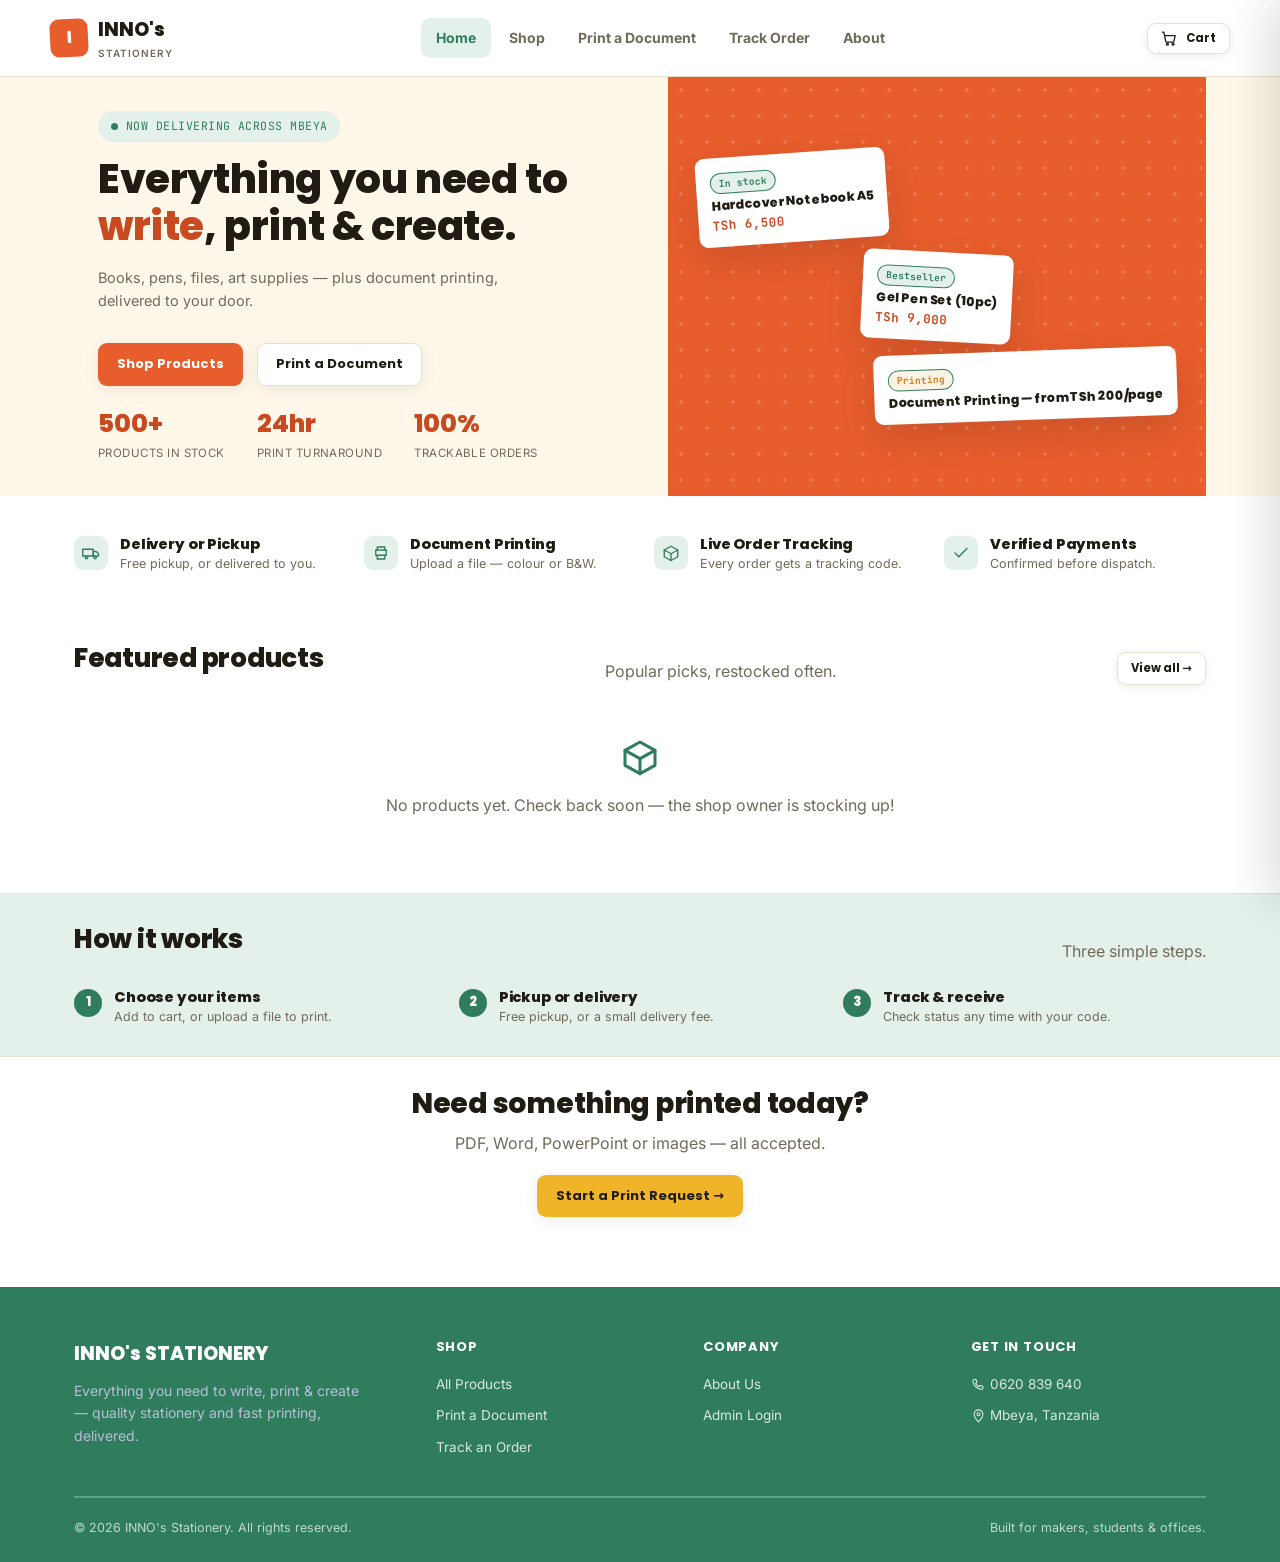
<file: frontend/index.html>
<!DOCTYPE html>
<html lang="en">
<head>
<meta charset="UTF-8">
<title>INNO's STATIONERY — Everything to Write, Print &amp; Create</title>
<meta name="viewport" content="width=device-width, initial-scale=1.0">
<meta name="theme-color" content="#E85D2C">
<link rel="manifest" href="manifest.json">
<link rel="icon" type="image/png" href="assets/icons/favicon-32.png">
<link rel="apple-touch-icon" href="assets/icons/apple-touch-icon.png">
<meta name="description" content="Shop quality stationery online and get your documents printed — with fast delivery in Mbeya. Browse books, pens, files, art supplies and more.">
<link rel="stylesheet" href="css/style.css?v=7">
</head>
<body>

<div id="site-header"></div>

<main>
  <!-- HERO -->
  <section class="hero">
    <div class="container hero-grid">
      <div>
        <span class="eyebrow"><span class="dot"></span> Now delivering across Mbeya</span>
        <h1>Everything you need to <span class="underline">write</span>, print &amp; create.</h1>
        <p class="hero-lede">Books, pens, files, art supplies — plus document printing, delivered to your door.</p>
        <div class="hero-actions">
          <a href="products.html" class="btn btn-primary">Shop Products</a>
          <a href="print.html" class="btn btn-outline">Print a Document</a>
        </div>
        <div class="hero-stats">
          <div class="hero-stat"><div class="num">500+</div><div class="label">Products in stock</div></div>
          <div class="hero-stat"><div class="num">24hr</div><div class="label">Print turnaround</div></div>
          <div class="hero-stat"><div class="num">100%</div><div class="label">Trackable orders</div></div>
        </div>
      </div>
      <div class="hero-visual">
        <div class="float-card card-a">
          <span class="fc-tag">In stock</span>
          <h4>Hardcover Notebook A5</h4>
          <div class="fc-price">TSh 6,500</div>
        </div>
        <div class="float-card card-b">
          <span class="fc-tag">Bestseller</span>
          <h4>Gel Pen Set (10pc)</h4>
          <div class="fc-price">TSh 9,000</div>
        </div>
        <div class="float-card card-c">
          <span class="fc-tag" style="background:#FDF3E4;color:#C97F1E;">Printing</span>
          <h4>Document Printing — from TSh 200/page</h4>
        </div>
      </div>
    </div>
  </section>

  <!-- VALUE PROPS -->
  <section class="section">
    <div class="container feature-grid">
      <div class="feature-card">
        <div class="feature-icon"><svg width="18" height="18" viewBox="0 0 24 24" fill="none" stroke="currentColor" stroke-width="1.8" stroke-linecap="round" stroke-linejoin="round"><rect x="1" y="7" width="14" height="9"/><path d="M15 10h4l3 3v3h-7z"/><circle cx="6" cy="18" r="1.6"/><circle cx="17.5" cy="18" r="1.6"/></svg></div>
        <div>
          <h3>Delivery or Pickup</h3>
          <p>Free pickup, or delivered to you.</p>
        </div>
      </div>
      <div class="feature-card">
        <div class="feature-icon"><svg width="18" height="18" viewBox="0 0 24 24" fill="none" stroke="currentColor" stroke-width="1.8" stroke-linecap="round" stroke-linejoin="round"><rect x="5" y="8" width="14" height="7"/><path d="M7 8V4h10v4"/><path d="M7 16v4h10v-4"/></svg></div>
        <div>
          <h3>Document Printing</h3>
          <p>Upload a file — colour or B&amp;W.</p>
        </div>
      </div>
      <div class="feature-card">
        <div class="feature-icon"><svg width="18" height="18" viewBox="0 0 24 24" fill="none" stroke="currentColor" stroke-width="1.8" stroke-linecap="round" stroke-linejoin="round"><path d="M3 8l9-5 9 5-9 5-9-5z"/><path d="M3 8v9l9 5 9-5V8"/><line x1="12" y1="13" x2="12" y2="22"/></svg></div>
        <div>
          <h3>Live Order Tracking</h3>
          <p>Every order gets a tracking code.</p>
        </div>
      </div>
      <div class="feature-card">
        <div class="feature-icon"><svg width="18" height="18" viewBox="0 0 24 24" fill="none" stroke="currentColor" stroke-width="1.8" stroke-linecap="round" stroke-linejoin="round"><polyline points="4 12 9 17 20 6"/></svg></div>
        <div>
          <h3>Verified Payments</h3>
          <p>Confirmed before dispatch.</p>
        </div>
      </div>
    </div>
  </section>

  <!-- CATEGORIES -->
  <section class="section section-alt" id="categorySection">
    <div class="container">
      <div class="section-head">
        <h2>Shop by category</h2>
        <p>Find exactly what you need, fast.</p>
      </div>
      <div class="cat-row" id="homeCategoryRow">
        <div class="skeleton" style="width:120px;height:42px;border-radius:999px;"></div>
        <div class="skeleton" style="width:140px;height:42px;border-radius:999px;"></div>
        <div class="skeleton" style="width:110px;height:42px;border-radius:999px;"></div>
      </div>
    </div>
  </section>

  <!-- FEATURED PRODUCTS -->
  <section class="section">
    <div class="container">
      <div class="section-head">
        <h2>Featured products</h2>
        <p>Popular picks, restocked often.</p>
        <a href="products.html" class="btn btn-ghost btn-sm">View all →</a>
      </div>
      <div class="product-grid" id="featuredGrid">
        <div class="skeleton" style="height:280px;"></div>
        <div class="skeleton" style="height:280px;"></div>
        <div class="skeleton" style="height:280px;"></div>
        <div class="skeleton" style="height:280px;"></div>
      </div>
    </div>
  </section>

  <!-- HOW IT WORKS -->
  <section class="section section-alt">
    <div class="container">
      <div class="section-head">
        <h2>How it works</h2>
        <p>Three simple steps.</p>
      </div>
      <div class="steps">
        <div class="step">
          <div>
            <h3>Choose your items</h3>
            <p>Add to cart, or upload a file to print.</p>
          </div>
        </div>
        <div class="step">
          <div>
            <h3>Pickup or delivery</h3>
            <p>Free pickup, or a small delivery fee.</p>
          </div>
        </div>
        <div class="step">
          <div>
            <h3>Track &amp; receive</h3>
            <p>Check status any time with your code.</p>
          </div>
        </div>
      </div>
    </div>
  </section>

  <!-- CTA -->
  <section class="section text-center">
    <div class="container">
      <h2 style="font-size:clamp(22px,2.6vw,28px);">Need something printed today?</h2>
      <p style="max-width:44ch;margin:0 auto 18px;">PDF, Word, PowerPoint or images — all accepted.</p>
      <a href="print.html" class="btn btn-amber">Start a Print Request →</a>
    </div>
  </section>
</main>

<div id="site-footer"></div>

<script src="js/core.js?v=7"></script>
<script src="js/main.js?v=7"></script>
</body>
</html>
</file>
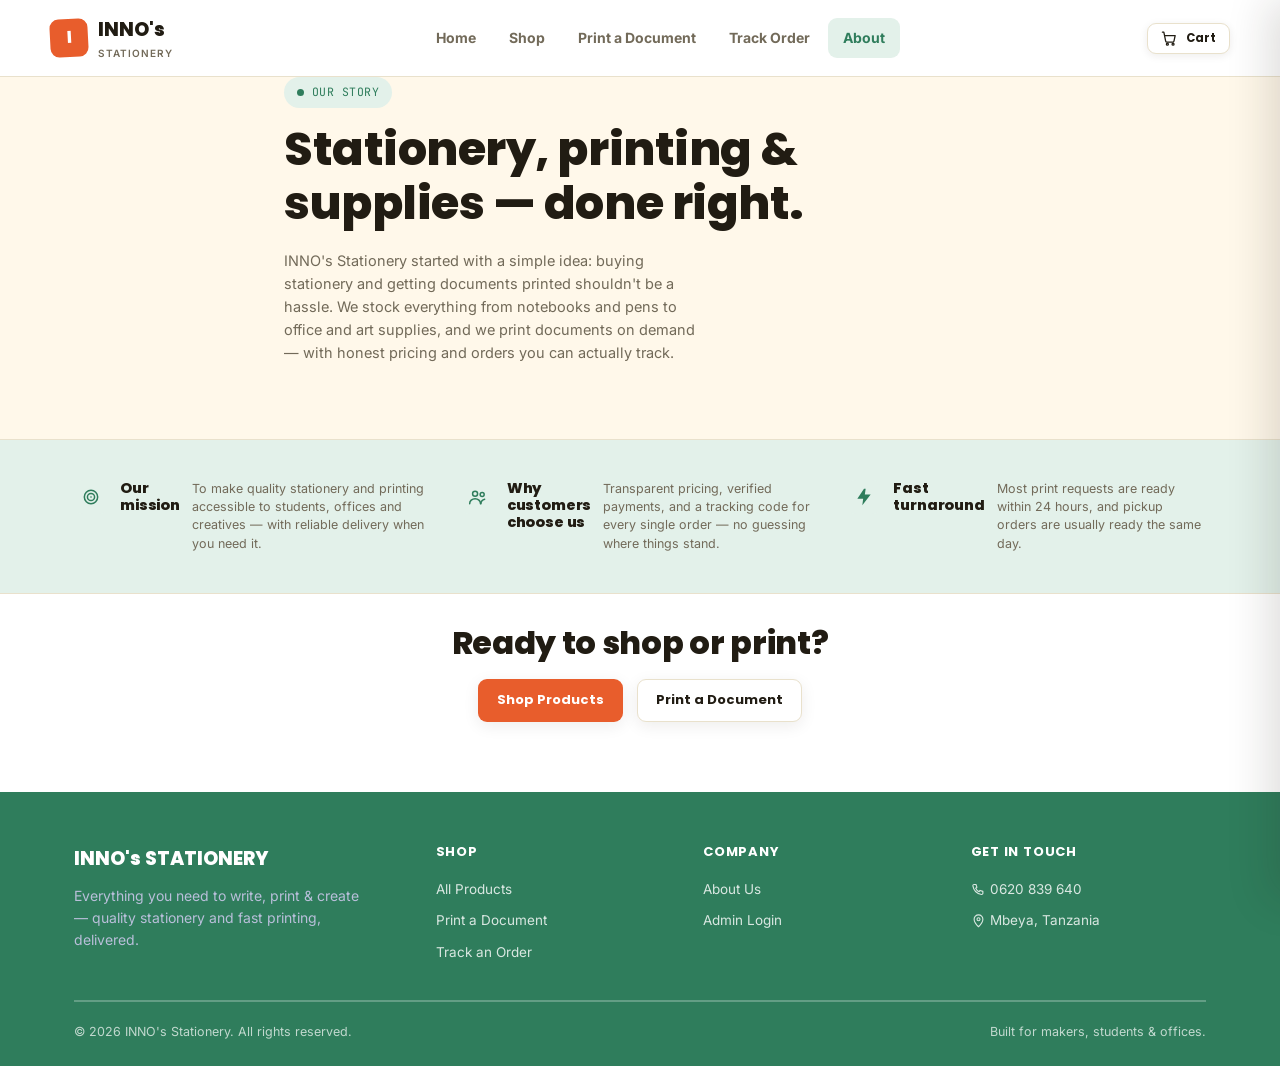
<file: frontend/about.html>
<!DOCTYPE html>
<html lang="en">
<head>
<meta charset="UTF-8">
<title>About Us — INNO's STATIONERY</title>
<meta name="viewport" content="width=device-width, initial-scale=1.0">
<meta name="theme-color" content="#E85D2C">
<link rel="manifest" href="manifest.json">
<link rel="icon" type="image/png" href="assets/icons/favicon-32.png">
<link rel="apple-touch-icon" href="assets/icons/apple-touch-icon.png">
<link rel="stylesheet" href="css/style.css?v=7">
</head>
<body>

<div id="site-header"></div>

<main>
  <section class="hero" style="padding-bottom:60px;">
    <div class="container" style="max-width:760px;">
      <span class="eyebrow"><span class="dot"></span> Our story</span>
      <h1 style="font-size:clamp(32px,4.4vw,46px);">Stationery, printing &amp; supplies — done right.</h1>
      <p class="hero-lede">INNO's Stationery started with a simple idea: buying stationery and getting documents printed shouldn't be a hassle. We stock everything from notebooks and pens to office and art supplies, and we print documents on demand — with honest pricing and orders you can actually track.</p>
    </div>
  </section>

  <section class="section section-alt">
    <div class="container feature-grid">
      <div class="feature-card">
        <div class="feature-icon"><svg width="20" height="20" viewBox="0 0 24 24" fill="none" stroke="currentColor" stroke-width="1.8" stroke-linecap="round" stroke-linejoin="round"><circle cx="12" cy="12" r="8"/><circle cx="12" cy="12" r="4.3"/><circle cx="12" cy="12" r="1" fill="currentColor" stroke="none"/></svg></div>
        <h3>Our mission</h3>
        <p>To make quality stationery and printing accessible to students, offices and creatives — with reliable delivery when you need it.</p>
      </div>
      <div class="feature-card">
        <div class="feature-icon"><svg width="20" height="20" viewBox="0 0 24 24" fill="none" stroke="currentColor" stroke-width="1.8" stroke-linecap="round" stroke-linejoin="round"><circle cx="8.5" cy="8" r="3"/><path d="M2 20c0-3.3 2.9-6 6.5-6S15 16.7 15 20"/><circle cx="17" cy="9" r="2.4"/><path d="M15.5 20c.2-2.6 2-4.7 4.5-5.3"/></svg></div>
        <h3>Why customers choose us</h3>
        <p>Transparent pricing, verified payments, and a tracking code for every single order — no guessing where things stand.</p>
      </div>
      <div class="feature-card">
        <div class="feature-icon"><svg width="20" height="20" viewBox="0 0 24 24" fill="currentColor" stroke="none"><polygon points="12 2 4 14 11 14 10 22 20 9 13 9 14 2"/></svg></div>
        <h3>Fast turnaround</h3>
        <p>Most print requests are ready within 24 hours, and pickup orders are usually ready the same day.</p>
      </div>
    </div>
  </section>

  <section class="section text-center">
    <div class="container">
      <h2 style="font-size:clamp(24px,3vw,32px);">Ready to shop or print?</h2>
      <div class="hero-actions" style="justify-content:center;margin-top:18px;">
        <a href="products.html" class="btn btn-primary">Shop Products</a>
        <a href="print.html" class="btn btn-outline">Print a Document</a>
      </div>
    </div>
  </section>
</main>

<div id="site-footer"></div>

<script src="js/core.js?v=7"></script>
<script>document.addEventListener('DOMContentLoaded',()=>renderHeader('about'));</script>
</body>
</html>
</file>
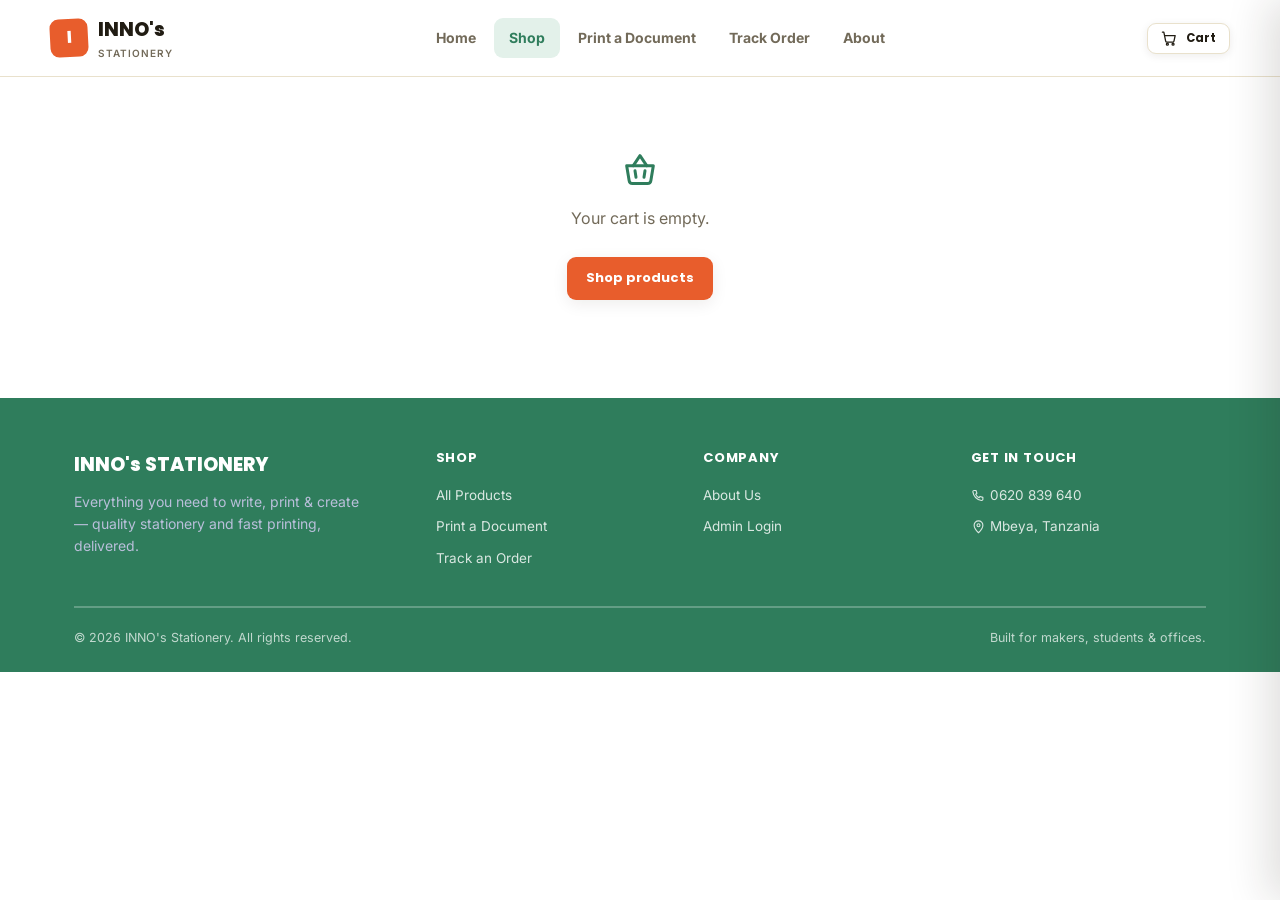
<file: frontend/checkout.html>
<!DOCTYPE html>
<html lang="en">
<head>
<meta charset="UTF-8">
<title>Checkout — INNO's STATIONERY</title>
<meta name="viewport" content="width=device-width, initial-scale=1.0">
<meta name="theme-color" content="#E85D2C">
<link rel="manifest" href="manifest.json">
<link rel="icon" type="image/png" href="assets/icons/favicon-32.png">
<link rel="apple-touch-icon" href="assets/icons/apple-touch-icon.png">
<link rel="stylesheet" href="css/style.css?v=7">
</head>
<body>

<div id="site-header"></div>

<main>
  <section class="section" style="padding-top:44px;">
    <div class="container">

      <div id="checkoutContent" style="display:grid;grid-template-columns:1.3fr 1fr;gap:32px;align-items:flex-start;">
        <!-- Form -->
        <div class="form-card">
          <h2 style="font-size:22px;">Checkout details</h2>
          <form id="checkoutForm">
            <div class="field-row">
              <div class="field">
                <label for="custName">Full name *</label>
                <input type="text" id="custName" required>
              </div>
              <div class="field">
                <label for="custPhone">Phone number *</label>
                <input type="tel" id="custPhone" required placeholder="07XXXXXXXX">
              </div>
            </div>
            <div class="field">
              <label for="custEmail">Email (optional)</label>
              <input type="email" id="custEmail">
            </div>

            <div class="field">
              <label>How would you like to receive your order? *</label>
              <div class="radio-cards">
                <label class="radio-card">
                  <input type="radio" name="fulfillment" value="pickup" checked>
                  <span><strong>Pickup</strong><br><small style="color:var(--ink-soft);">Collect from our shop, free</small></span>
                </label>
                <label class="radio-card">
                  <input type="radio" name="fulfillment" value="delivery">
                  <span><strong>Delivery</strong><br><small style="color:var(--ink-soft);">Prepaid, sent to your address</small></span>
                </label>
              </div>
            </div>

            <div class="field" id="addressField" style="display:none;">
              <label for="custAddress">Delivery address *</label>
              <textarea id="custAddress" placeholder="Street, area, landmark…"></textarea>
            </div>

            <div class="field">
              <label for="custNotes">Order notes (optional)</label>
              <textarea id="custNotes" placeholder="Anything we should know about your order?"></textarea>
            </div>

            <div id="checkoutAlert"></div>

            <button type="submit" class="btn btn-primary btn-block" id="placeOrderBtn">Place Order</button>
          </form>
        </div>

        <!-- Order summary -->
        <div class="form-card" style="position:sticky;top:100px;">
          <h2 style="font-size:19px;">Order summary</h2>
          <div id="summaryItems"></div>
          <div class="ticket-row"><span class="k">Subtotal</span><span class="v" id="sumSubtotal">TSh 0</span></div>
          <div class="ticket-row"><span class="k">Delivery fee</span><span class="v" id="sumDelivery">TSh 0</span></div>
          <div class="ticket-row"><span class="k" style="font-weight:700;">Total</span><span class="v ticket-total" id="sumTotal">TSh 0</span></div>
        </div>
      </div>

      <!-- Success view (shown after order placed) -->
      <div id="successView" style="display:none;max-width:520px;margin:0 auto;"></div>

    </div>
  </section>
</main>

<div id="site-footer"></div>

<script src="js/core.js?v=7"></script>
<script src="js/checkout.js?v=7"></script>
</body>
</html>
</file>
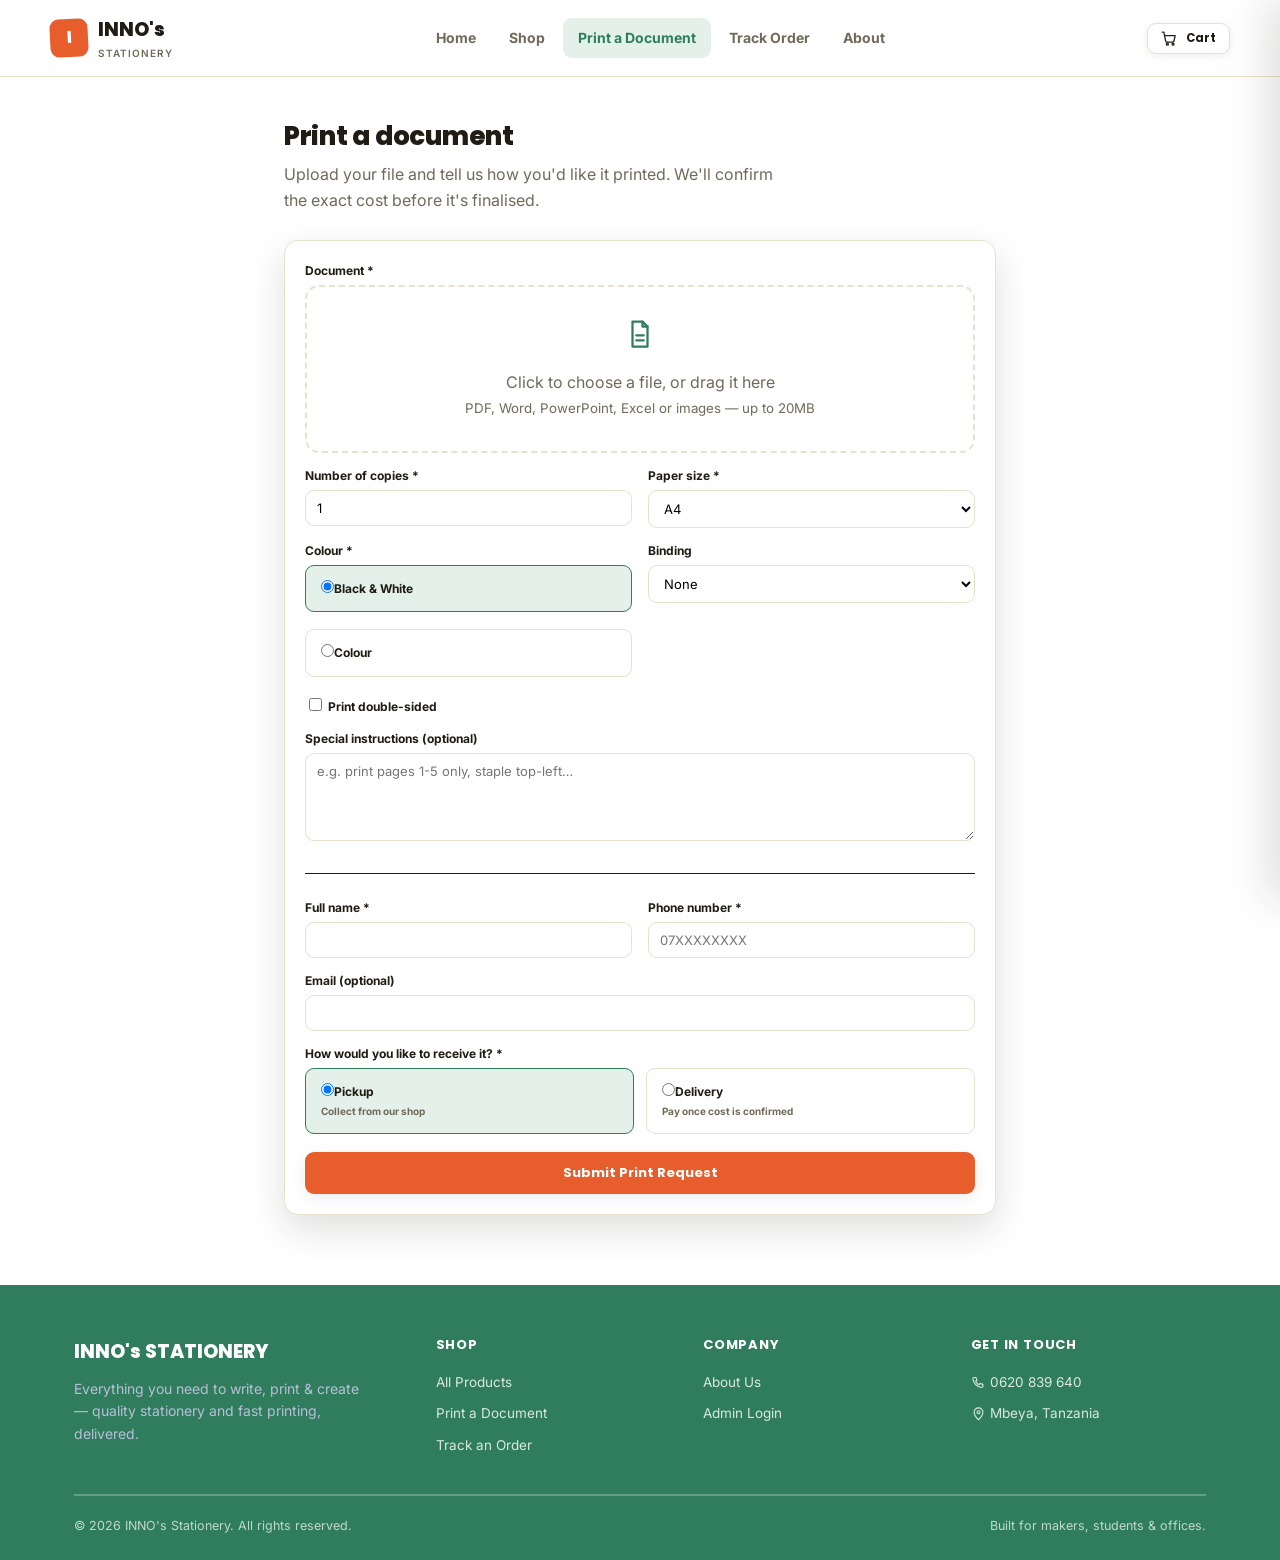
<file: frontend/print.html>
<!DOCTYPE html>
<html lang="en">
<head>
<meta charset="UTF-8">
<title>Print a Document — INNO's STATIONERY</title>
<meta name="viewport" content="width=device-width, initial-scale=1.0">
<meta name="theme-color" content="#E85D2C">
<link rel="manifest" href="manifest.json">
<link rel="icon" type="image/png" href="assets/icons/favicon-32.png">
<link rel="apple-touch-icon" href="assets/icons/apple-touch-icon.png">
<link rel="stylesheet" href="css/style.css?v=7">
</head>
<body>

<div id="site-header"></div>

<main>
  <section class="section" style="padding-top:44px;">
    <div class="container" style="max-width:760px;">

      <div class="section-head" style="margin-bottom:26px;">
        <div>
          <h2>Print a document</h2>
          <p>Upload your file and tell us how you'd like it printed. We'll confirm the exact cost before it's finalised.</p>
        </div>
      </div>

      <div id="printFormWrap" class="form-card">
        <form id="printForm">
          <div class="field">
            <label>Document *</label>
            <div class="file-drop" id="fileDrop">
              <div class="fi" style="color:var(--emerald);"><svg width="30" height="30" viewBox="0 0 24 24" fill="none" stroke="currentColor" stroke-width="1.8" stroke-linecap="round" stroke-linejoin="round" style="display:inline-block;"><path d="M6 2h8l4 4v16H6z"/><path d="M14 2v4h4"/><line x1="9" y1="13" x2="15" y2="13"/><line x1="9" y1="17" x2="15" y2="17"/></svg></div>
              <p style="margin:0;" id="fileDropLabel">Click to choose a file, or drag it here<br><small style="color:var(--ink-soft);">PDF, Word, PowerPoint, Excel or images — up to 20MB</small></p>
              <input type="file" id="fileInput" accept=".pdf,.doc,.docx,.ppt,.pptx,.xls,.xlsx,.jpg,.jpeg,.png" style="display:none;">
            </div>
          </div>

          <div class="field-row">
            <div class="field">
              <label for="pCopies">Number of copies *</label>
              <input type="number" id="pCopies" min="1" value="1" required>
            </div>
            <div class="field">
              <label for="pPaperSize">Paper size *</label>
              <select id="pPaperSize">
                <option value="A4">A4</option>
                <option value="A3">A3</option>
                <option value="Letter">Letter</option>
                <option value="Legal">Legal</option>
              </select>
            </div>
          </div>

          <div class="field-row">
            <div class="field">
              <label>Colour *</label>
              <div class="radio-cards">
                <label class="radio-card"><input type="radio" name="colorMode" value="black_white" checked><span>Black &amp; White</span></label>
                <label class="radio-card"><input type="radio" name="colorMode" value="color"><span>Colour</span></label>
              </div>
            </div>
            <div class="field">
              <label for="pBinding">Binding</label>
              <select id="pBinding">
                <option value="none">None</option>
                <option value="stapled">Stapled</option>
                <option value="spiral">Spiral bound</option>
              </select>
            </div>
          </div>

          <div class="field">
            <label><input type="checkbox" id="pDoubleSided" style="width:auto;"> Print double-sided</label>
          </div>

          <div class="field">
            <label for="pInstructions">Special instructions (optional)</label>
            <textarea id="pInstructions" placeholder="e.g. print pages 1-5 only, staple top-left…"></textarea>
          </div>

          <hr style="border:none;border-top:1px solid var(--line);margin:24px 0;">

          <div class="field-row">
            <div class="field">
              <label for="pName">Full name *</label>
              <input type="text" id="pName" required>
            </div>
            <div class="field">
              <label for="pPhone">Phone number *</label>
              <input type="tel" id="pPhone" required placeholder="07XXXXXXXX">
            </div>
          </div>
          <div class="field">
            <label for="pEmail">Email (optional)</label>
            <input type="email" id="pEmail">
          </div>

          <div class="field">
            <label>How would you like to receive it? *</label>
            <div class="radio-cards">
              <label class="radio-card"><input type="radio" name="pFulfillment" value="pickup" checked><span><strong>Pickup</strong><br><small style="color:var(--ink-soft);">Collect from our shop</small></span></label>
              <label class="radio-card"><input type="radio" name="pFulfillment" value="delivery"><span><strong>Delivery</strong><br><small style="color:var(--ink-soft);">Pay once cost is confirmed</small></span></label>
            </div>
          </div>
          <div class="field" id="pAddressField" style="display:none;">
            <label for="pAddress">Delivery address *</label>
            <textarea id="pAddress"></textarea>
          </div>

          <div id="printAlert"></div>

          <button type="submit" class="btn btn-primary btn-block" id="submitPrintBtn">Submit Print Request</button>
        </form>
      </div>

      <div id="printSuccessView" style="display:none;max-width:520px;margin:0 auto;"></div>

    </div>
  </section>
</main>

<div id="site-footer"></div>

<script src="js/core.js?v=7"></script>
<script src="js/print.js?v=7"></script>
</body>
</html>
</file>
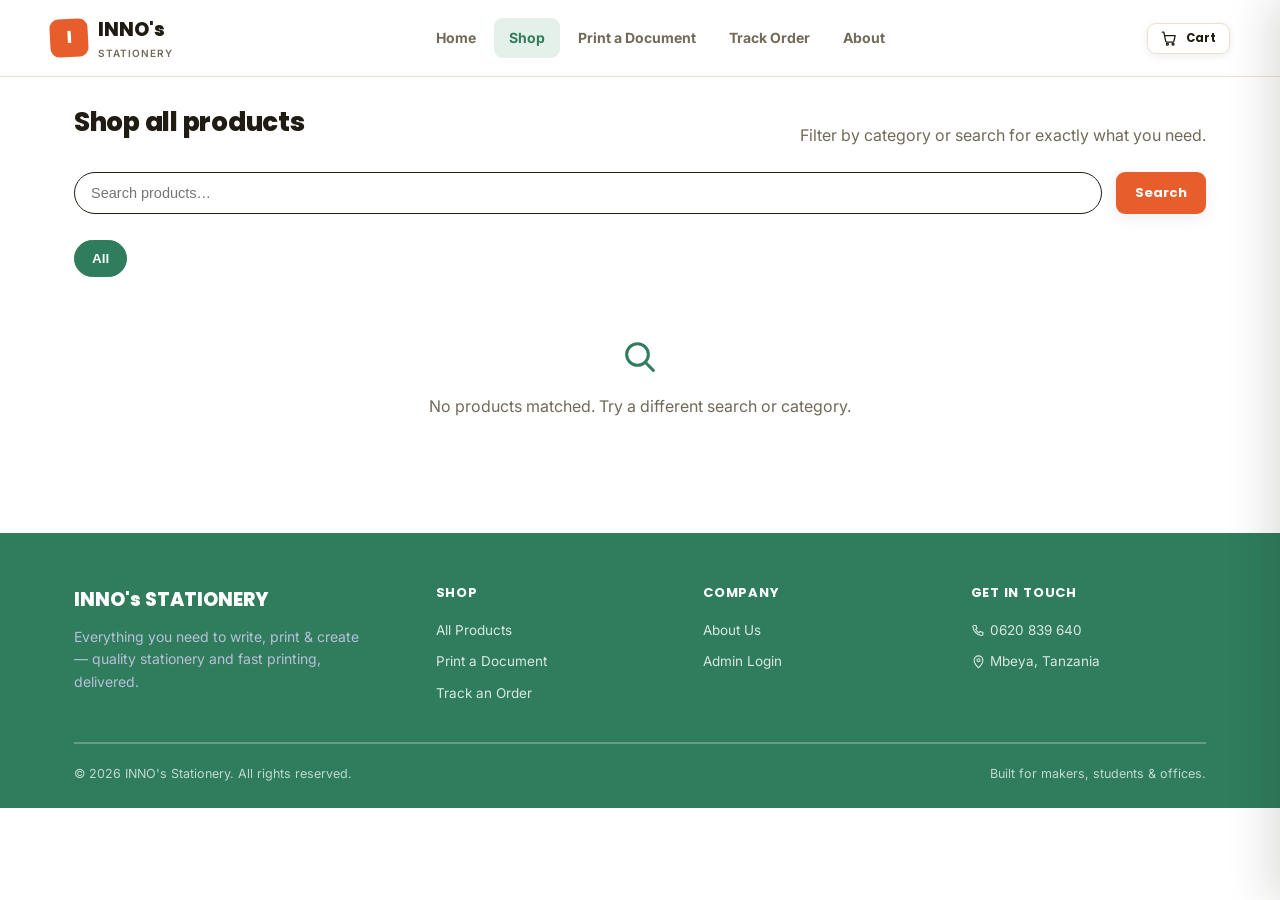
<file: frontend/products.html>
<!DOCTYPE html>
<html lang="en">
<head>
<meta charset="UTF-8">
<title>Shop All Products — INNO's STATIONERY</title>
<meta name="viewport" content="width=device-width, initial-scale=1.0">
<meta name="theme-color" content="#E85D2C">
<link rel="manifest" href="manifest.json">
<link rel="icon" type="image/png" href="assets/icons/favicon-32.png">
<link rel="apple-touch-icon" href="assets/icons/apple-touch-icon.png">
<link rel="stylesheet" href="css/style.css?v=7">
</head>
<body>

<div id="site-header"></div>

<main>
  <section class="section" style="padding-bottom:0;">
    <div class="container">
      <div class="section-head">
        <h2>Shop all products</h2>
        <p>Filter by category or search for exactly what you need.</p>
      </div>

      <div style="display:flex;gap:14px;flex-wrap:wrap;align-items:center;margin-bottom:26px;">
        <input type="search" id="searchInput" placeholder="Search products…" style="flex:1;min-width:220px;padding:12px 16px;border:1.5px solid var(--line-strong);border-radius:999px;font-size:14.5px;">
        <button class="btn btn-primary" id="searchBtn">Search</button>
      </div>

      <div class="cat-row" id="categoryRow"></div>
    </div>
  </section>

  <section class="section" style="padding-top:8px;">
    <div class="container">
      <div class="product-grid" id="productGrid">
        <div class="skeleton" style="height:280px;"></div>
        <div class="skeleton" style="height:280px;"></div>
        <div class="skeleton" style="height:280px;"></div>
        <div class="skeleton" style="height:280px;"></div>
      </div>
    </div>
  </section>
</main>

<div id="site-footer"></div>

<script src="js/core.js?v=7"></script>
<script src="js/main.js?v=7"></script>
<script src="js/products.js?v=7"></script>
</body>
</html>
</file>
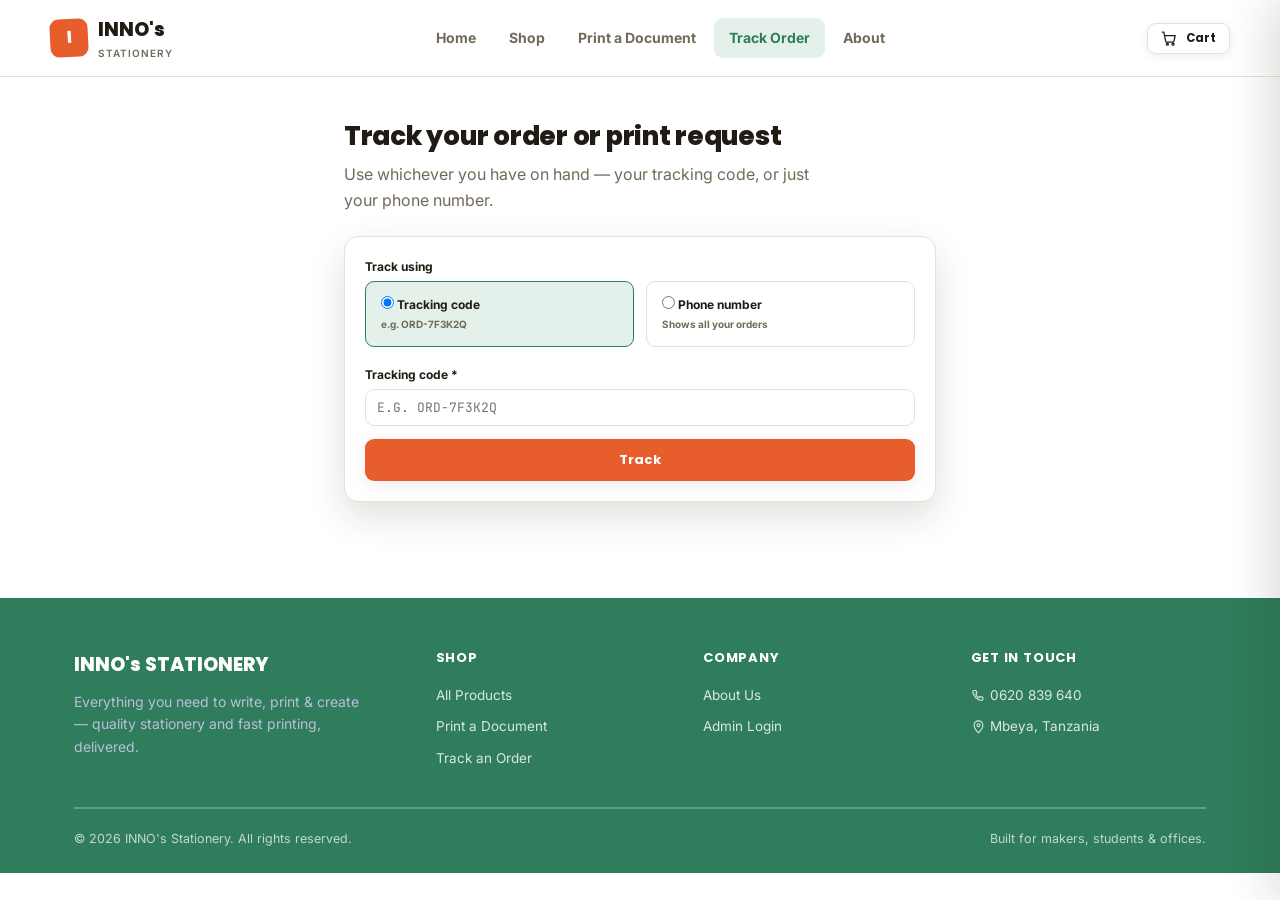
<file: frontend/track.html>
<!DOCTYPE html>
<html lang="en">
<head>
<meta charset="UTF-8">
<title>Track Your Order — INNO's Stationery</title>
<meta name="viewport" content="width=device-width, initial-scale=1.0">
<meta name="theme-color" content="#E85D2C">
<link rel="manifest" href="manifest.json">
<link rel="icon" type="image/png" href="assets/icons/favicon-32.png">
<link rel="apple-touch-icon" href="assets/icons/apple-touch-icon.png">
<link rel="stylesheet" href="css/style.css?v=7">
</head>
<body>

<div id="site-header"></div>

<main>
  <section class="section" style="padding-top:44px;">
    <div class="container" style="max-width:640px;">
      <div class="section-head" style="display:block;margin-bottom:22px;">
        <h2>Track your order or print request</h2>
        <p>Use whichever you have on hand — your tracking code, or just your phone number.</p>
      </div>

      <div class="form-card">
        <div class="field">
          <label>Track using</label>
          <div class="radio-cards">
            <label class="radio-card">
              <input type="radio" name="trackMode" value="code" checked>
              <span><strong>Tracking code</strong><br><small style="color:var(--ink-soft);">e.g. ORD-7F3K2Q</small></span>
            </label>
            <label class="radio-card">
              <input type="radio" name="trackMode" value="phone">
              <span><strong>Phone number</strong><br><small style="color:var(--ink-soft);">Shows all your orders</small></span>
            </label>
          </div>
        </div>

        <form id="trackForm">
          <div class="field" id="codeField">
            <label for="trackCode">Tracking code *</label>
            <input type="text" id="trackCode" placeholder="e.g. ORD-7F3K2Q" style="font-family:var(--font-mono);text-transform:uppercase;">
          </div>
          <div class="field" id="phoneField" style="display:none;">
            <label for="trackPhone">Phone number used when ordering *</label>
            <input type="tel" id="trackPhone" placeholder="07XXXXXXXX">
          </div>
          <div id="trackAlert"></div>
          <button type="submit" class="btn btn-primary btn-block" id="trackBtn">Track</button>
        </form>
      </div>

      <div id="trackResult" style="margin-top:26px;display:flex;flex-direction:column;gap:18px;"></div>
    </div>
  </section>
</main>

<div id="site-footer"></div>

<script src="js/core.js?v=7"></script>
<script src="js/track.js?v=7"></script>
</body>
</html>
</file>
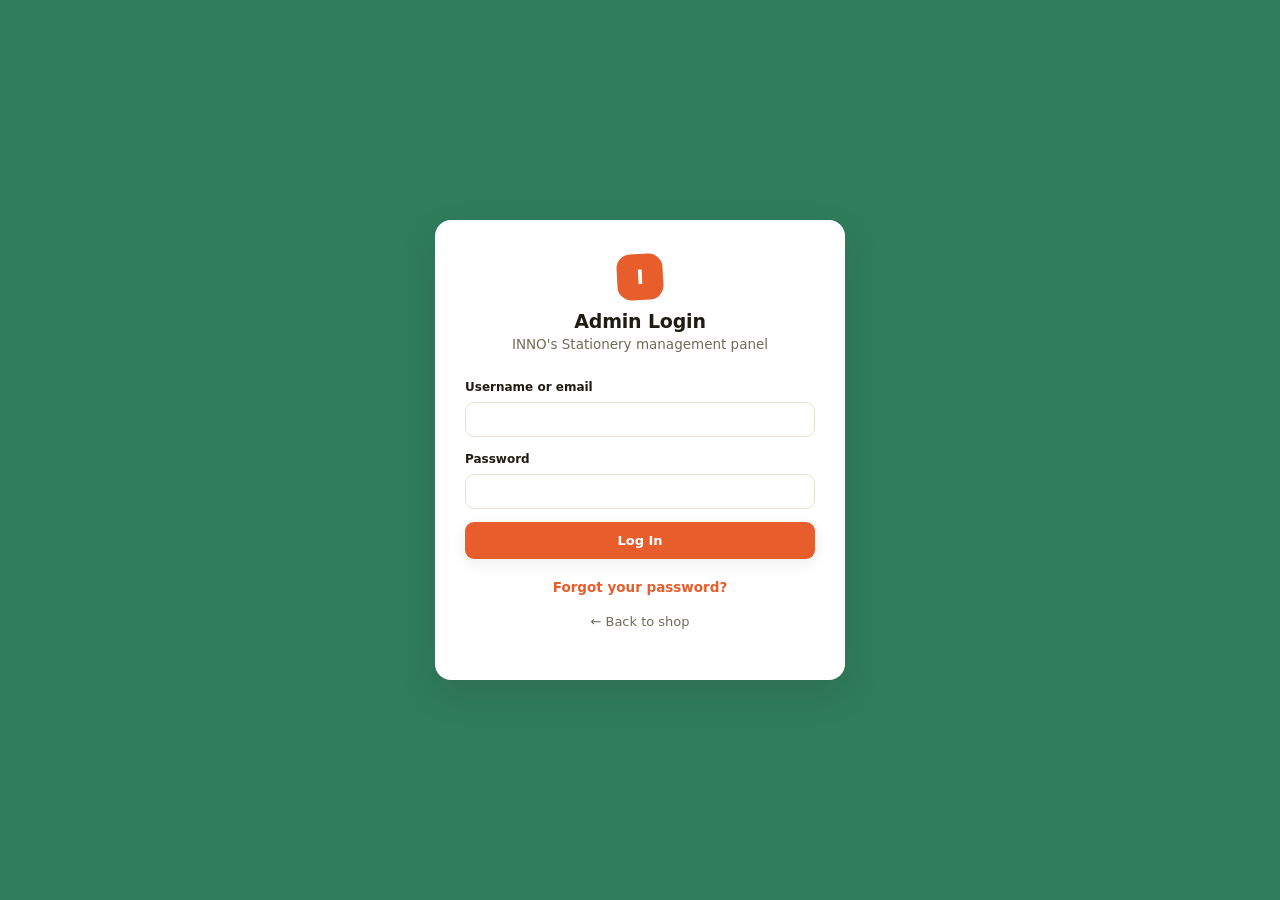
<file: frontend/admin/admins.html>
<!DOCTYPE html>
<html lang="en">
<head>
<meta charset="UTF-8">
<title>Admins — INNO's Admin</title>
<meta name="viewport" content="width=device-width, initial-scale=1.0">
<link rel="stylesheet" href="../css/style.css?v=7">
<link rel="stylesheet" href="../css/admin.css?v=7">
</head>
<body class="admin-body">

<div class="admin-shell">
  <div id="adminSidebarWrap"></div>
  <div class="admin-main">
    <div class="admin-topbar" id="adminTopbar"></div>
    <div class="admin-content">

      <div class="panel">
        <div class="panel-head">
          <h3>Admin accounts</h3>
          <button class="btn btn-primary btn-sm" id="newAdminBtn">+ Add Admin</button>
        </div>
        <div class="panel-body table-wrap">
          <table class="data-table">
            <thead><tr><th>Name</th><th>Username</th><th>Email</th><th>Role</th><th>Status</th><th>Added</th><th></th></tr></thead>
            <tbody id="adminsTbody"><tr><td colspan="7" style="text-align:center;padding:30px;">Loading…</td></tr></tbody>
          </table>
        </div>
      </div>

      <div class="panel">
        <div class="panel-head"><h3>Your account</h3></div>
        <div class="panel-body pad">
          <form id="changePasswordForm" style="max-width:420px;">
            <div class="field">
              <label for="currentPw">Current password</label>
              <input type="password" id="currentPw" required>
            </div>
            <div class="field">
              <label for="newPw">New password (min 8 characters)</label>
              <input type="password" id="newPw" required minlength="8">
            </div>
            <div id="pwAlert"></div>
            <button type="submit" class="btn btn-outline btn-sm">Change Password</button>
          </form>
        </div>
      </div>

    </div>
  </div>
</div>

<!-- New admin modal -->
<div class="modal-backdrop" id="adminModalBackdrop">
  <div class="modal" style="max-width:560px;">
    <div class="modal-head">
      <h3>Add New Admin</h3>
      <button class="modal-close" id="adminModalClose">&times;</button>
    </div>
    <div class="modal-body">
      <form id="newAdminForm">
        <div class="field-row">
          <div class="field">
            <label for="na_fullname">Full name *</label>
            <input type="text" id="na_fullname" required>
          </div>
          <div class="field">
            <label for="na_username">Username *</label>
            <input type="text" id="na_username" required>
          </div>
        </div>
        <div class="field">
          <label for="na_email">Email *</label>
          <input type="email" id="na_email" required>
        </div>
        <div class="field">
          <label for="na_password">Password (min 8 characters) *</label>
          <input type="password" id="na_password" required minlength="8">
        </div>
        <div class="field">
          <label for="na_role">Role</label>
          <select id="na_role">
            <option value="admin">Admin</option>
            <option value="super_admin">Super Admin</option>
          </select>
        </div>
        <hr style="border:none;border-top:1px solid var(--line);margin:18px 0;">
        <p class="hint" style="margin-bottom:10px;">Security questions let this admin reset their own password later.</p>
        <div class="field">
          <label for="na_sq1">Security question 1 *</label>
          <select id="na_sq1" required>
            <option value="">-- choose --</option>
            <option>What is the name of your first pet?</option>
            <option>What city were you born in?</option>
            <option>What is your mother's maiden name?</option>
            <option>What was the name of your first school?</option>
            <option>What is your favourite teacher's name?</option>
          </select>
        </div>
        <div class="field">
          <label for="na_sa1">Answer 1 *</label>
          <input type="text" id="na_sa1" required>
        </div>
        <div class="field">
          <label for="na_sq2">Security question 2 *</label>
          <select id="na_sq2" required>
            <option value="">-- choose --</option>
            <option>What is the name of your first pet?</option>
            <option>What city were you born in?</option>
            <option>What is your mother's maiden name?</option>
            <option>What was the name of your first school?</option>
            <option>What is your favourite teacher's name?</option>
          </select>
        </div>
        <div class="field">
          <label for="na_sa2">Answer 2 *</label>
          <input type="text" id="na_sa2" required>
        </div>
        <div id="newAdminAlert"></div>
        <button type="submit" class="btn btn-primary btn-block" id="newAdminSaveBtn">Create Admin</button>
      </form>
    </div>
  </div>
</div>

<script src="admin-core.js?v=7"></script>
<script src="admin-admins.js?v=7"></script>
</body>
</html>
</file>
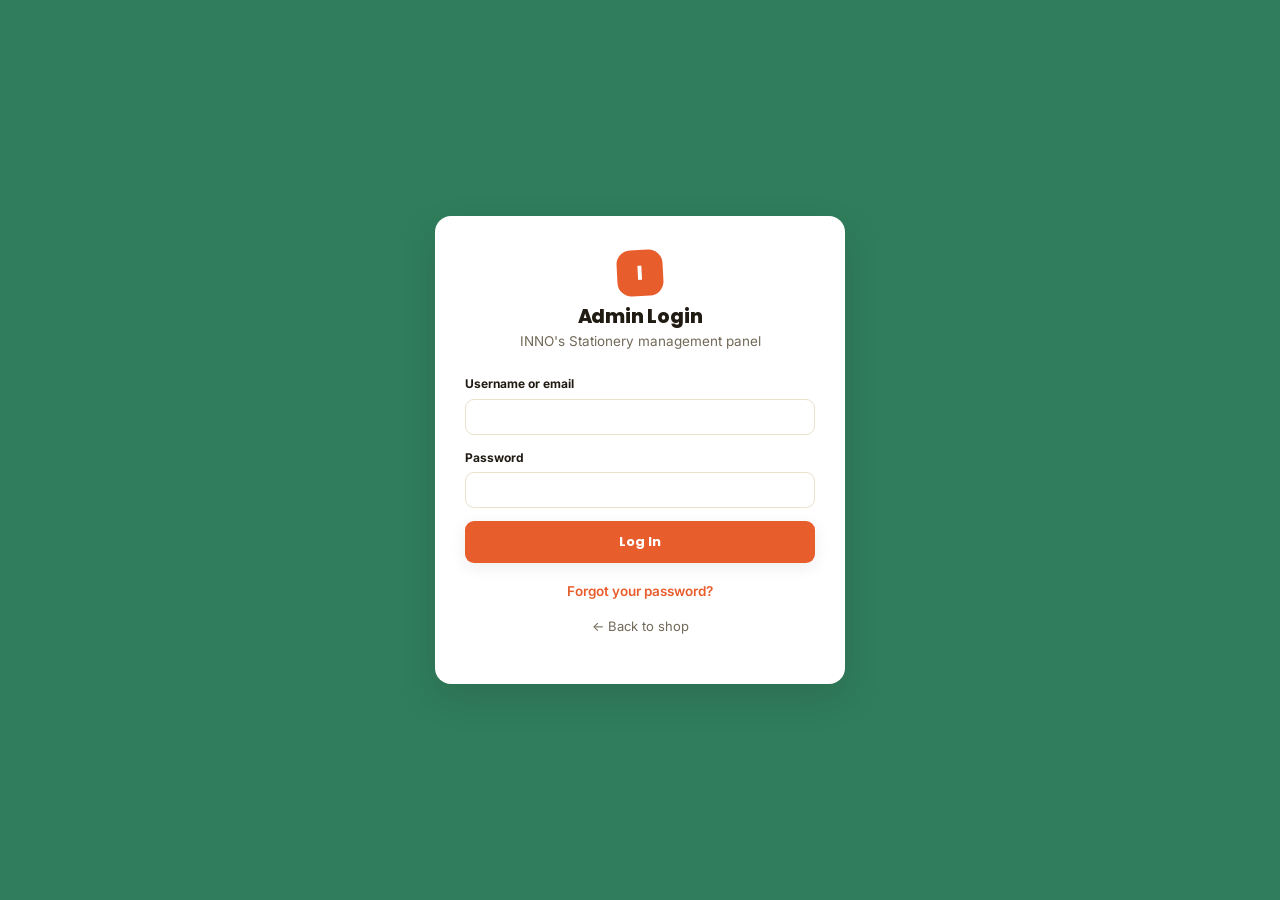
<file: frontend/admin/dashboard.html>
<!DOCTYPE html>
<html lang="en">
<head>
<meta charset="UTF-8">
<title>Dashboard — INNO's Admin</title>
<meta name="viewport" content="width=device-width, initial-scale=1.0">
<link rel="stylesheet" href="../css/style.css?v=7">
<link rel="stylesheet" href="../css/admin.css?v=7">
</head>
<body class="admin-body">

<div class="admin-shell">
  <div id="adminSidebarWrap"></div>
  <div class="admin-main">
    <div class="admin-topbar" id="adminTopbar"></div>
    <div class="admin-content">

      <div class="stat-grid" id="statGrid">
        <div class="skeleton" style="height:96px;"></div>
        <div class="skeleton" style="height:96px;"></div>
        <div class="skeleton" style="height:96px;"></div>
        <div class="skeleton" style="height:96px;"></div>
      </div>

      <div style="display:grid;grid-template-columns:1fr 1fr;gap:22px;">
        <div class="panel">
          <div class="panel-head"><h3>Recent orders</h3><a href="orders.html" class="btn btn-ghost btn-sm">View all →</a></div>
          <div class="panel-body table-wrap">
            <table class="data-table" id="recentOrdersTable">
              <thead><tr><th>Code</th><th>Customer</th><th>Total</th><th>Status</th></tr></thead>
              <tbody></tbody>
            </table>
          </div>
        </div>
        <div class="panel">
          <div class="panel-head"><h3>Recent print requests</h3><a href="print-requests.html" class="btn btn-ghost btn-sm">View all →</a></div>
          <div class="panel-body table-wrap">
            <table class="data-table" id="recentPrintsTable">
              <thead><tr><th>Code</th><th>Customer</th><th>Status</th></tr></thead>
              <tbody></tbody>
            </table>
          </div>
        </div>
      </div>

    </div>
  </div>
</div>

<script src="admin-core.js?v=7"></script>
<script>
(async () => {
    const admin = await guardAdminPage();
    if (!admin) return;
    renderAdminShell('dashboard', 'Dashboard', admin);

    const res = await adminApi('/dashboard.php');
    if (!res.success) { adminToast(res.message || 'Could not load stats.', 'error'); return; }
    const s = res.stats;

    document.getElementById('statGrid').innerHTML = `
      <div class="stat-card">
        <div class="stat-label">Total Products</div>
        <div class="stat-value">${s.total_products}</div>
        <div class="stat-sub">${s.active_products} active</div>
      </div>
      <div class="stat-card ${s.low_stock > 0 ? 'warn' : ''}">
        <div class="stat-label">Low Stock</div>
        <div class="stat-value">${s.low_stock}</div>
        <div class="stat-sub">5 or fewer left</div>
      </div>
      <div class="stat-card">
        <div class="stat-label">Total Orders</div>
        <div class="stat-value">${s.total_orders}</div>
        <div class="stat-sub">${s.pending_orders} pending</div>
      </div>
      <div class="stat-card ${s.orders_awaiting_payment_verification > 0 ? 'danger' : ''}">
        <div class="stat-label">Payments to Verify</div>
        <div class="stat-value">${s.orders_awaiting_payment_verification + s.print_awaiting_payment_verification}</div>
        <div class="stat-sub">Orders + print requests</div>
      </div>
      <div class="stat-card">
        <div class="stat-label">Print Requests</div>
        <div class="stat-value">${s.total_print_requests}</div>
        <div class="stat-sub">${s.pending_print_requests} awaiting review</div>
      </div>
      <div class="stat-card">
        <div class="stat-label">Revenue (Completed)</div>
        <div class="stat-value" style="font-size:24px;">${adminFormatMoney(s.revenue_completed)}</div>
        <div class="stat-sub">Completed orders</div>
      </div>
    `;

    document.querySelector('#recentOrdersTable tbody').innerHTML = s.recent_orders.length
      ? s.recent_orders.map(o => `<tr><td class="mono">${o.order_code}</td><td>${adminEscapeHtml(o.customer_name)}</td><td>${adminFormatMoney(o.total_amount)}</td><td><span class="status-pill status-${o.status}">${STATUS_LABEL_MAP[o.status]||o.status}</span></td></tr>`).join('')
      : `<tr><td colspan="4" style="text-align:center;color:var(--ink-soft);padding:26px;">No orders yet.</td></tr>`;

    document.querySelector('#recentPrintsTable tbody').innerHTML = s.recent_print_requests.length
      ? s.recent_print_requests.map(p => `<tr><td class="mono">${p.request_code}</td><td>${adminEscapeHtml(p.customer_name)}</td><td><span class="status-pill status-${p.status}">${STATUS_LABEL_MAP[p.status]||p.status}</span></td></tr>`).join('')
      : `<tr><td colspan="3" style="text-align:center;color:var(--ink-soft);padding:26px;">No print requests yet.</td></tr>`;
})();
</script>
</body>
</html>
</file>
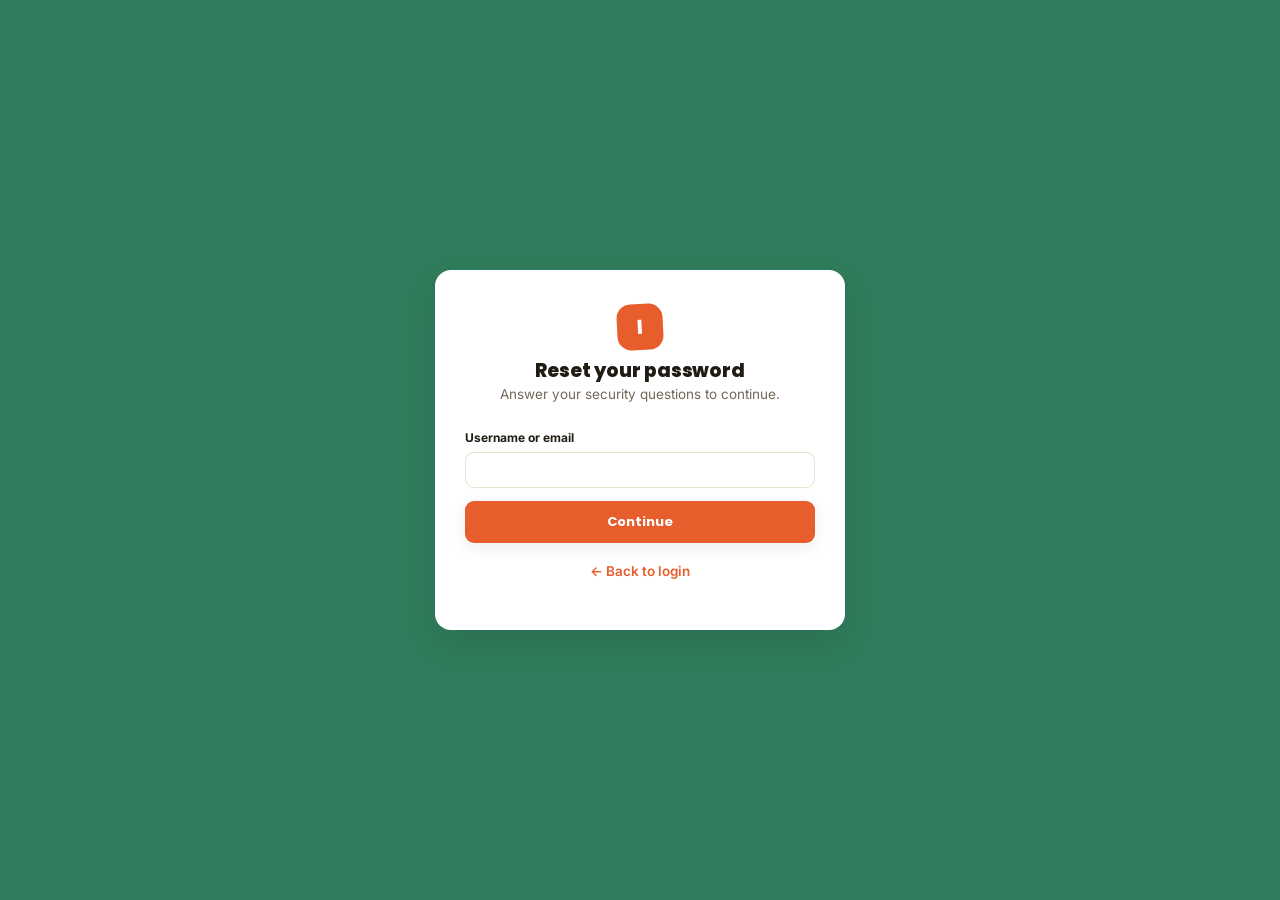
<file: frontend/admin/forgot-password.html>
<!DOCTYPE html>
<html lang="en">
<head>
<meta charset="UTF-8">
<title>Reset Password — INNO's STATIONERY</title>
<meta name="viewport" content="width=device-width, initial-scale=1.0">
<link rel="stylesheet" href="../css/style.css?v=7">
<link rel="stylesheet" href="../css/admin.css?v=7">
</head>
<body class="admin-body">

<div class="auth-page">
  <div class="auth-card">
    <div class="auth-brand">
      <div class="mark">I</div>
      <h2 style="font-size:19px;margin-bottom:2px;">Reset your password</h2>
      <p style="font-size:13.5px;margin:0;">Answer your security questions to continue.</p>
    </div>

    <div id="rpAlert"></div>

    <!-- Step 1: enter username -->
    <form id="stepUsernameForm">
      <div class="field">
        <label for="rpUsername">Username or email</label>
        <input type="text" id="rpUsername" required>
      </div>
      <button type="submit" class="btn btn-primary btn-block">Continue</button>
    </form>

    <!-- Step 2: answer security questions -->
    <form id="stepAnswersForm" style="display:none;">
      <div class="field">
        <label id="q1Label"></label>
        <input type="text" id="answer1" required>
      </div>
      <div class="field">
        <label id="q2Label"></label>
        <input type="text" id="answer2" required>
      </div>
      <button type="submit" class="btn btn-primary btn-block">Verify Answers</button>
    </form>

    <!-- Step 3: set new password -->
    <form id="stepResetForm" style="display:none;">
      <div class="field">
        <label for="newPassword">New password (min 8 characters)</label>
        <input type="password" id="newPassword" required minlength="8">
      </div>
      <div class="field">
        <label for="confirmPassword">Confirm new password</label>
        <input type="password" id="confirmPassword" required minlength="8">
      </div>
      <button type="submit" class="btn btn-primary btn-block">Set New Password</button>
    </form>

    <p style="text-align:center;margin-top:18px;font-size:13.5px;">
      <a href="login.html" style="color:var(--navy);font-weight:600;">← Back to login</a>
    </p>
  </div>
</div>

<script>
const API = '../../backend/api/password_reset.php';
let currentUsername = '';
let resetToken = '';

function showAlert(msg, type = 'error') {
    document.getElementById('rpAlert').innerHTML = `<div class="alert alert-${type}">${msg}</div>`;
}

document.getElementById('stepUsernameForm').addEventListener('submit', async (e) => {
    e.preventDefault();
    document.getElementById('rpAlert').innerHTML = '';
    currentUsername = document.getElementById('rpUsername').value.trim();

    const res = await fetch(API + '?action=get_questions', {
        method: 'POST', credentials: 'include',
        headers: { 'Content-Type': 'application/json' },
        body: JSON.stringify({ username: currentUsername }),
    }).then(r => r.json());

    if (!res.success) { showAlert(res.message); return; }

    document.getElementById('q1Label').textContent = res.question_1;
    document.getElementById('q2Label').textContent = res.question_2;
    document.getElementById('stepUsernameForm').style.display = 'none';
    document.getElementById('stepAnswersForm').style.display = 'block';
});

document.getElementById('stepAnswersForm').addEventListener('submit', async (e) => {
    e.preventDefault();
    document.getElementById('rpAlert').innerHTML = '';

    const res = await fetch(API + '?action=verify_answers', {
        method: 'POST', credentials: 'include',
        headers: { 'Content-Type': 'application/json' },
        body: JSON.stringify({
            username: currentUsername,
            answer_1: document.getElementById('answer1').value,
            answer_2: document.getElementById('answer2').value,
        }),
    }).then(r => r.json());

    if (!res.success) { showAlert(res.message); return; }

    resetToken = res.token;
    document.getElementById('stepAnswersForm').style.display = 'none';
    document.getElementById('stepResetForm').style.display = 'block';
});

document.getElementById('stepResetForm').addEventListener('submit', async (e) => {
    e.preventDefault();
    document.getElementById('rpAlert').innerHTML = '';

    const pw = document.getElementById('newPassword').value;
    const confirm = document.getElementById('confirmPassword').value;
    if (pw !== confirm) { showAlert('Passwords do not match.'); return; }

    const res = await fetch(API + '?action=reset_password', {
        method: 'POST', credentials: 'include',
        headers: { 'Content-Type': 'application/json' },
        body: JSON.stringify({ token: resetToken, new_password: pw }),
    }).then(r => r.json());

    if (!res.success) { showAlert(res.message); return; }

    showAlert('Password reset! Redirecting to login…', 'success');
    setTimeout(() => window.location.href = 'login.html', 1500);
});
</script>
</body>
</html>
</file>
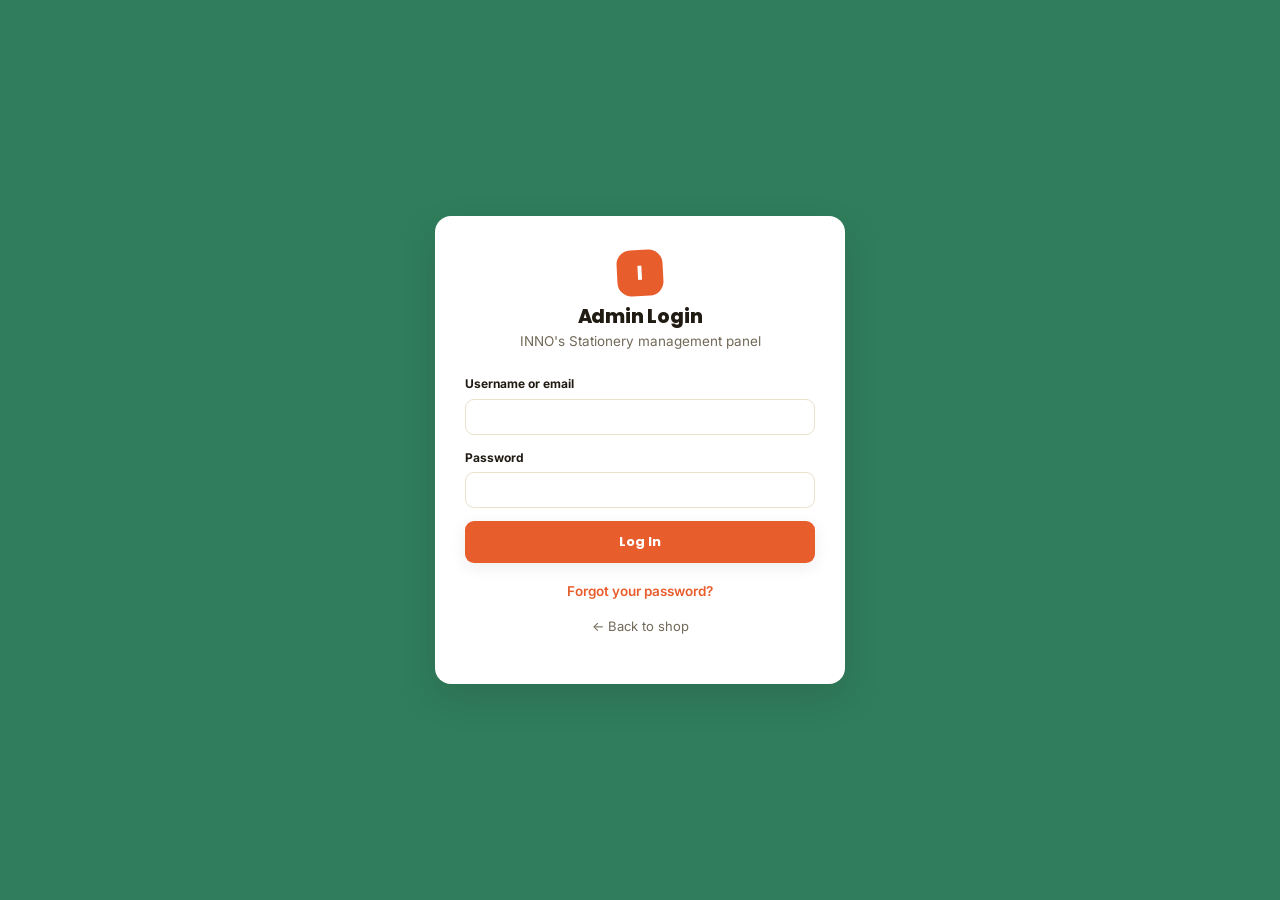
<file: frontend/admin/login.html>
<!DOCTYPE html>
<html lang="en">
<head>
<meta charset="UTF-8">
<title>Admin Login — INNO's STATIONERY</title>
<meta name="viewport" content="width=device-width, initial-scale=1.0">
<link rel="stylesheet" href="../css/style.css?v=7">
<link rel="stylesheet" href="../css/admin.css?v=7">
</head>
<body class="admin-body">

<div class="auth-page">
  <div class="auth-card">
    <div class="auth-brand">
      <div class="mark">I</div>
      <h2 style="font-size:19px;margin-bottom:2px;">Admin Login</h2>
      <p style="font-size:13.5px;margin:0;">INNO's Stationery management panel</p>
    </div>

    <div id="loginAlert"></div>

    <form id="loginForm">
      <div class="field">
        <label for="username">Username or email</label>
        <input type="text" id="username" required autocomplete="username">
      </div>
      <div class="field">
        <label for="password">Password</label>
        <input type="password" id="password" required autocomplete="current-password">
      </div>
      <button type="submit" class="btn btn-primary btn-block" id="loginBtn">Log In</button>
    </form>

    <p style="text-align:center;margin-top:18px;font-size:13.5px;">
      <a href="forgot-password.html" style="color:var(--navy);font-weight:600;">Forgot your password?</a>
    </p>
    <p style="text-align:center;margin-top:6px;font-size:13px;">
      <a href="../index.html" style="color:var(--ink-soft);">← Back to shop</a>
    </p>
  </div>
</div>

<script>
document.getElementById('loginForm').addEventListener('submit', async (e) => {
    e.preventDefault();
    const alertBox = document.getElementById('loginAlert');
    alertBox.innerHTML = '';
    const btn = document.getElementById('loginBtn');
    btn.disabled = true;
    btn.innerHTML = '<span class="spinner"></span> Logging in…';

    const res = await fetch('../../backend/api/admin_auth.php?action=login', {
        method: 'POST',
        credentials: 'include',
        headers: { 'Content-Type': 'application/json' },
        body: JSON.stringify({
            username: document.getElementById('username').value.trim(),
            password: document.getElementById('password').value,
        }),
    });
    const data = await res.json();

    btn.disabled = false;
    btn.textContent = 'Log In';

    if (!data.success) {
        alertBox.innerHTML = `<div class="alert alert-error">${data.message}</div>`;
        return;
    }
    window.location.href = 'dashboard.html';
});

// If already logged in, skip straight to dashboard
(async () => {
    try {
        const res = await fetch('../../backend/api/admin_auth.php?action=session', { credentials: 'include' });
        const data = await res.json();
        if (data.authenticated) window.location.href = 'dashboard.html';
    } catch (e) {}
})();
</script>
</body>
</html>
</file>
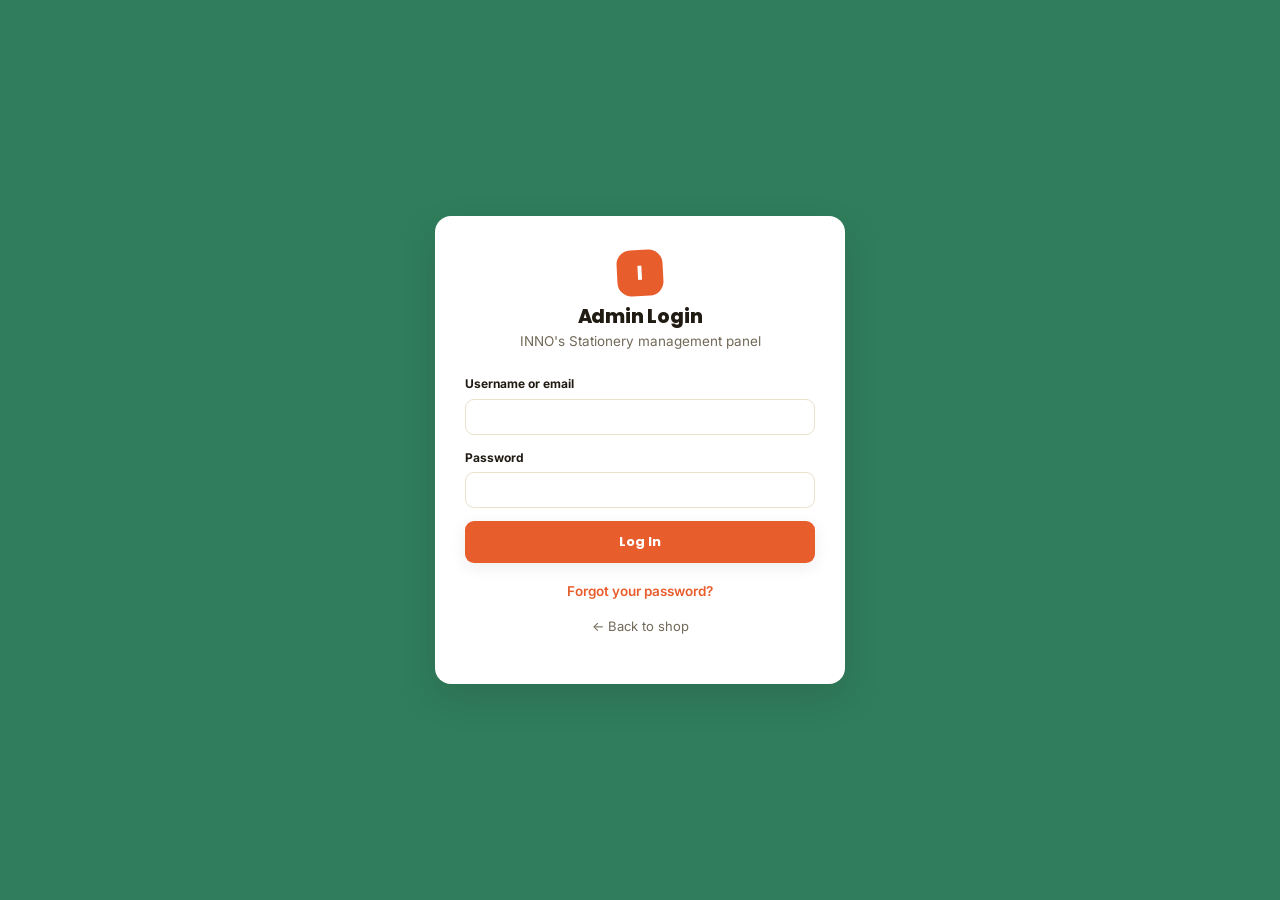
<file: frontend/admin/orders.html>
<!DOCTYPE html>
<html lang="en">
<head>
<meta charset="UTF-8">
<title>Orders — INNO's Admin</title>
<meta name="viewport" content="width=device-width, initial-scale=1.0">
<link rel="stylesheet" href="../css/style.css?v=7">
<link rel="stylesheet" href="../css/admin.css?v=7">
</head>
<body class="admin-body">

<div class="admin-shell">
  <div id="adminSidebarWrap"></div>
  <div class="admin-main">
    <div class="admin-topbar" id="adminTopbar"></div>
    <div class="admin-content">

      <div class="panel">
        <div class="panel-head">
          <h3>All orders</h3>
          <div class="filter-row">
            <select id="statusFilter">
              <option value="">All statuses</option>
              <option value="pending">Pending</option>
              <option value="confirmed">Confirmed</option>
              <option value="processing">Processing</option>
              <option value="ready">Ready</option>
              <option value="out_for_delivery">Out for delivery</option>
              <option value="completed">Completed</option>
              <option value="cancelled">Cancelled</option>
            </select>
            <select id="paymentFilter">
              <option value="">All payments</option>
              <option value="not_required">Not required</option>
              <option value="pending_verification">Awaiting verification</option>
              <option value="verified">Verified</option>
              <option value="rejected">Rejected</option>
            </select>
          </div>
        </div>
        <div class="panel-body table-wrap">
          <table class="data-table">
            <thead><tr><th>Code</th><th>Customer</th><th>Fulfillment</th><th>Total</th><th>Payment</th><th>Status</th><th>Placed</th><th></th></tr></thead>
            <tbody id="ordersTbody"><tr><td colspan="8" style="text-align:center;padding:30px;">Loading…</td></tr></tbody>
          </table>
        </div>
      </div>

    </div>
  </div>
</div>

<!-- Order detail modal -->
<div class="modal-backdrop" id="orderModalBackdrop">
  <div class="modal" style="max-width:540px;">
    <div class="modal-head">
      <h3>Order Details</h3>
      <button class="modal-close" id="orderModalClose">&times;</button>
    </div>
    <div class="modal-body" id="orderModalBody"></div>
  </div>
</div>

<script src="admin-core.js?v=7"></script>
<script src="admin-orders.js?v=7"></script>
</body>
</html>
</file>
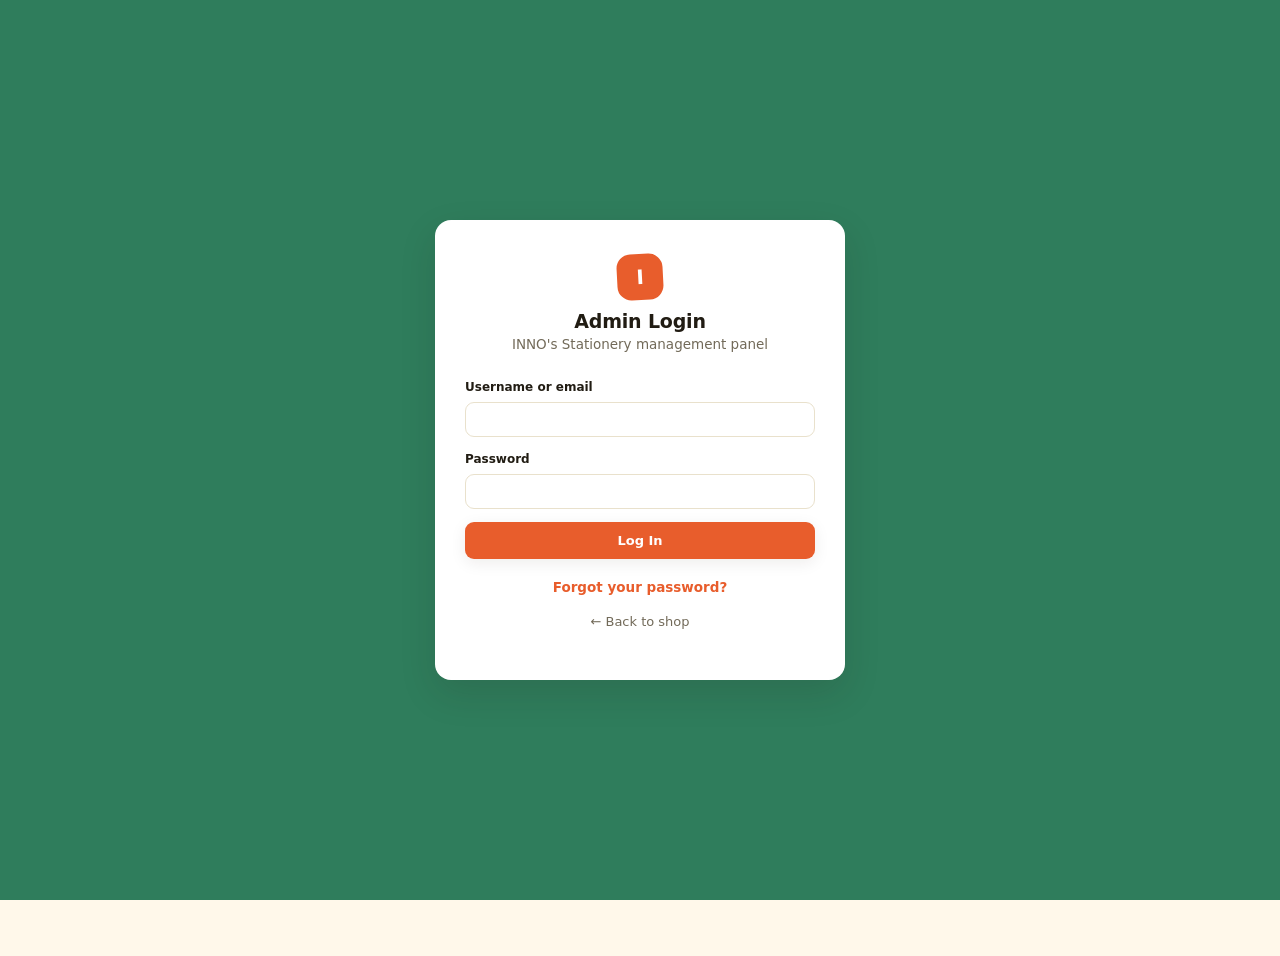
<file: frontend/admin/print-requests.html>
<!DOCTYPE html>
<html lang="en">
<head>
<meta charset="UTF-8">
<title>Print Requests — INNO's Admin</title>
<meta name="viewport" content="width=device-width, initial-scale=1.0">
<link rel="stylesheet" href="../css/style.css?v=7">
<link rel="stylesheet" href="../css/admin.css?v=7">
</head>
<body class="admin-body">

<div class="admin-shell">
  <div id="adminSidebarWrap"></div>
  <div class="admin-main">
    <div class="admin-topbar" id="adminTopbar"></div>
    <div class="admin-content">

      <div class="panel">
        <div class="panel-head">
          <h3>All print requests</h3>
          <div class="filter-row">
            <select id="printStatusFilter">
              <option value="">All statuses</option>
              <option value="received">Received</option>
              <option value="printing">Printing</option>
              <option value="ready">Ready</option>
              <option value="out_for_delivery">Out for delivery</option>
              <option value="completed">Completed</option>
              <option value="cancelled">Cancelled</option>
            </select>
          </div>
        </div>
        <div class="panel-body table-wrap">
          <table class="data-table">
            <thead><tr><th>Code</th><th>Customer</th><th>File</th><th>Copies</th><th>Cost</th><th>Payment</th><th>Status</th><th></th></tr></thead>
            <tbody id="printsTbody"><tr><td colspan="8" style="text-align:center;padding:30px;">Loading…</td></tr></tbody>
          </table>
        </div>
      </div>

    </div>
  </div>
</div>

<!-- Detail modal -->
<div class="modal-backdrop" id="printModalBackdrop">
  <div class="modal" style="max-width:540px;">
    <div class="modal-head">
      <h3>Print Request Details</h3>
      <button class="modal-close" id="printModalClose">&times;</button>
    </div>
    <div class="modal-body" id="printModalBody"></div>
  </div>
</div>

<script src="admin-core.js?v=7"></script>
<script src="admin-print-requests.js?v=7"></script>
</body>
</html>
</file>
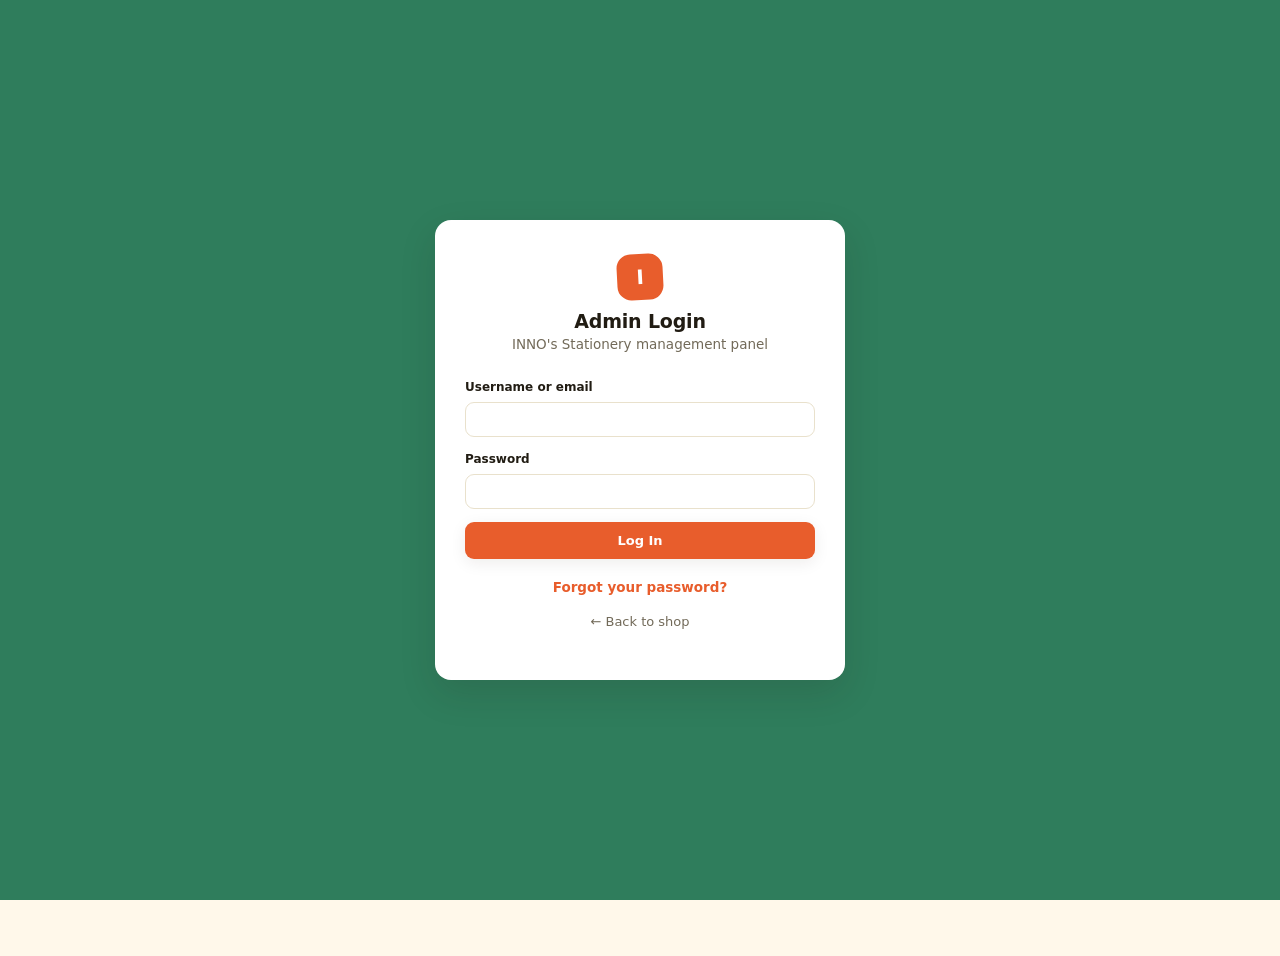
<file: frontend/admin/products.html>
<!DOCTYPE html>
<html lang="en">
<head>
<meta charset="UTF-8">
<title>Products — INNO's Admin</title>
<meta name="viewport" content="width=device-width, initial-scale=1.0">
<link rel="stylesheet" href="../css/style.css?v=7">
<link rel="stylesheet" href="../css/admin.css?v=7">
</head>
<body class="admin-body">

<div class="admin-shell">
  <div id="adminSidebarWrap"></div>
  <div class="admin-main">
    <div class="admin-topbar" id="adminTopbar"></div>
    <div class="admin-content">

      <div class="panel">
        <div class="panel-head">
          <h3>All products</h3>
          <div style="display:flex;gap:10px;">
            <select id="filterCategory" class="status-select"><option value="">All categories</option></select>
            <button class="btn btn-primary btn-sm" id="newProductBtn">+ Add Product</button>
          </div>
        </div>
        <div class="panel-body table-wrap">
          <table class="data-table">
            <thead><tr><th></th><th>Name</th><th>Category</th><th>Price</th><th>Stock</th><th>Status</th><th></th></tr></thead>
            <tbody id="productsTbody">
              <tr><td colspan="7" style="text-align:center;padding:30px;">Loading…</td></tr>
            </tbody>
          </table>
        </div>
      </div>

      <div class="panel">
        <div class="panel-head"><h3>Categories</h3></div>
        <div class="panel-body pad">
          <div style="display:flex;gap:10px;flex-wrap:wrap;margin-bottom:16px;" id="categoryChipsAdmin"></div>
          <form id="newCategoryForm" style="display:flex;gap:10px;max-width:420px;">
            <input type="text" id="newCategoryName" placeholder="New category name" style="flex:1;padding:10px 14px;border:1.5px solid var(--line-strong);border-radius:8px;">
            <button class="btn btn-outline btn-sm" type="submit">Add</button>
          </form>
        </div>
      </div>

    </div>
  </div>
</div>

<!-- Product form modal -->
<div class="modal-backdrop" id="productModalBackdrop">
  <div class="modal" style="max-width:560px;">
    <div class="modal-head">
      <h3 id="productModalTitle">Add Product</h3>
      <button class="modal-close" id="productModalClose">&times;</button>
    </div>
    <div class="modal-body">
      <form id="productForm">
        <input type="hidden" id="pf_id">
        <div class="field">
          <label for="pf_name">Product name *</label>
          <input type="text" id="pf_name" required>
        </div>
        <div class="field">
          <label for="pf_description">Description</label>
          <textarea id="pf_description"></textarea>
        </div>
        <div class="field-row">
          <div class="field">
            <label for="pf_price">Price (TSh) *</label>
            <input type="number" id="pf_price" min="0" step="1" required>
          </div>
          <div class="field">
            <label for="pf_stock">Stock quantity *</label>
            <input type="number" id="pf_stock" min="0" step="1" required>
          </div>
        </div>
        <div class="field-row">
          <div class="field">
            <label for="pf_category">Category</label>
            <select id="pf_category"><option value="">— none —</option></select>
          </div>
          <div class="field">
            <label for="pf_status">Status</label>
            <select id="pf_status">
              <option value="active">Active</option>
              <option value="inactive">Inactive</option>
            </select>
          </div>
        </div>
        <div class="field">
          <label><input type="checkbox" id="pf_featured" style="width:auto;"> Feature this product on the homepage</label>
        </div>
        <div class="field">
          <label for="pf_image">Product image</label>
          <input type="file" id="pf_image" accept=".jpg,.jpeg,.png,.webp">
        </div>
        <div id="productFormAlert"></div>
        <button type="submit" class="btn btn-primary btn-block" id="productSaveBtn">Save Product</button>
      </form>
    </div>
  </div>
</div>

<script src="admin-core.js?v=7"></script>
<script src="admin-products.js?v=7"></script>
</body>
</html>
</file>
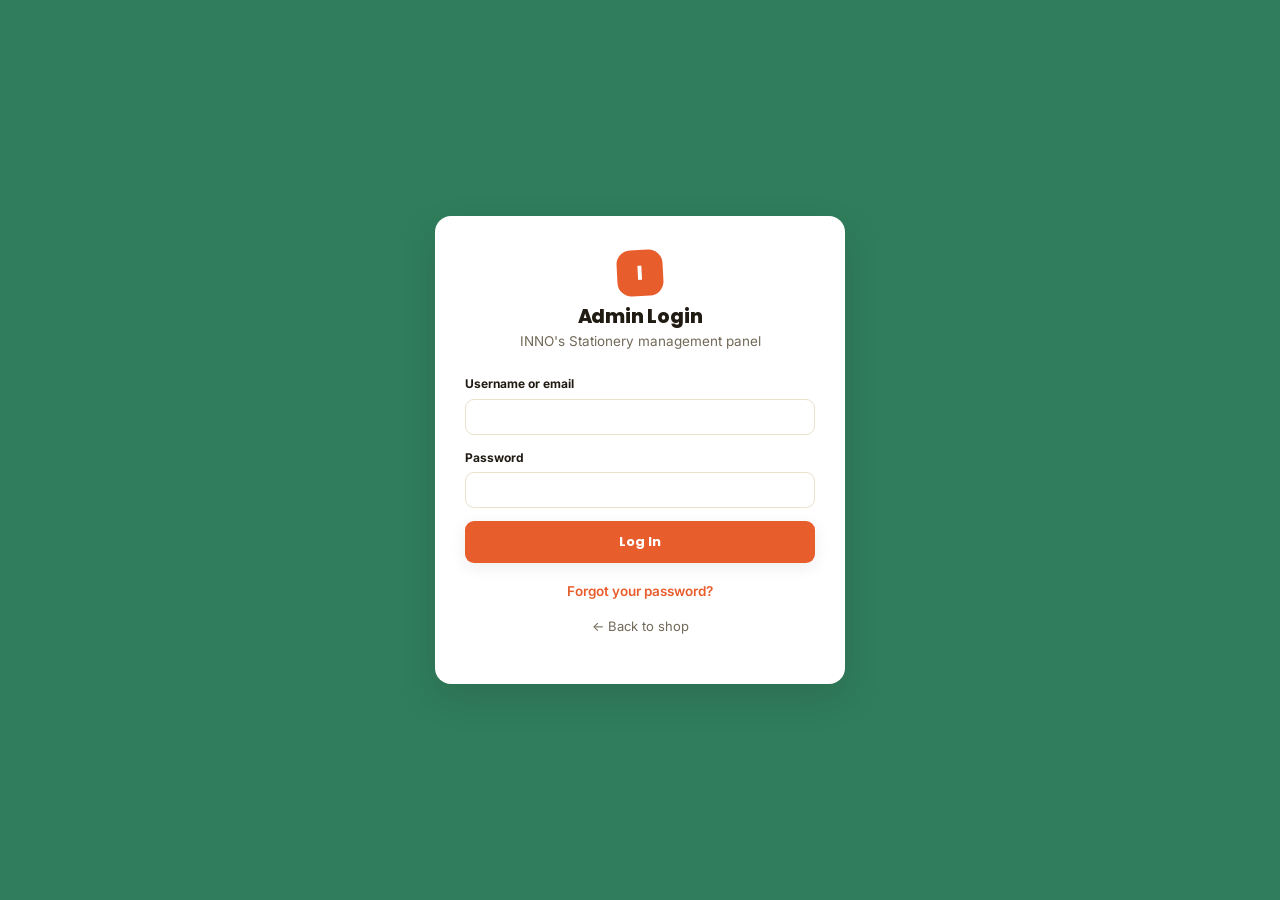
<file: frontend/admin/settings.html>
<!DOCTYPE html>
<html lang="en">
<head>
<meta charset="UTF-8">
<title>Settings — INNO's Admin</title>
<meta name="viewport" content="width=device-width, initial-scale=1.0">
<link rel="stylesheet" href="../css/style.css?v=7">
<link rel="stylesheet" href="../css/admin.css?v=7">
</head>
<body class="admin-body">

<div class="admin-shell">
  <div id="adminSidebarWrap"></div>
  <div class="admin-main">
    <div class="admin-topbar" id="adminTopbar"></div>
    <div class="admin-content">

      <div class="panel">
        <div class="panel-head"><h3>Payment details</h3></div>
        <div class="panel-body pad">
          <p class="hint" style="margin-bottom:16px;">These details are shown to customers when they choose delivery and need to pay in advance.</p>
          <form id="settingsForm" style="max-width:480px;">
            <div class="field">
              <label for="s_payment_name">Account holder name</label>
              <input type="text" id="s_payment_name">
            </div>
            <div class="field">
              <label for="s_payment_phone">Payment phone number</label>
              <input type="text" id="s_payment_phone">
            </div>
            <div class="field">
              <label for="s_payment_method_label">Payment method label</label>
              <input type="text" id="s_payment_method_label">
            </div>
            <div class="field">
              <label for="s_delivery_fee">Delivery fee (TSh)</label>
              <input type="number" id="s_delivery_fee" min="0">
            </div>
            <div class="field">
              <label for="s_site_tagline">Site tagline</label>
              <input type="text" id="s_site_tagline">
            </div>
            <div id="settingsAlert"></div>
            <button type="submit" class="btn btn-primary" id="settingsSaveBtn">Save Settings</button>
          </form>
        </div>
      </div>

    </div>
  </div>
</div>

<script src="admin-core.js?v=7"></script>
<script>
(async () => {
    const admin = await guardAdminPage();
    if (!admin) return;
    renderAdminShell('settings', 'Settings', admin);

    const res = await adminApi('/settings.php');
    if (res.success) {
        const s = res.settings;
        document.getElementById('s_payment_name').value = s.payment_name || '';
        document.getElementById('s_payment_phone').value = s.payment_phone || '';
        document.getElementById('s_payment_method_label').value = s.payment_method_label || '';
        document.getElementById('s_delivery_fee').value = s.delivery_fee || '';
        document.getElementById('s_site_tagline').value = s.site_tagline || '';
    }

    document.getElementById('settingsForm').addEventListener('submit', async (e) => {
        e.preventDefault();
        const alertBox = document.getElementById('settingsAlert');
        alertBox.innerHTML = '';
        const btn = document.getElementById('settingsSaveBtn');
        btn.disabled = true;
        btn.innerHTML = '<span class="spinner"></span> Saving…';

        const payload = {
            payment_name: document.getElementById('s_payment_name').value.trim(),
            payment_phone: document.getElementById('s_payment_phone').value.trim(),
            payment_method_label: document.getElementById('s_payment_method_label').value.trim(),
            delivery_fee: document.getElementById('s_delivery_fee').value,
            site_tagline: document.getElementById('s_site_tagline').value.trim(),
        };

        const res = await adminApi('/settings.php', { method: 'PUT', body: payload });
        btn.disabled = false;
        btn.textContent = 'Save Settings';

        if (!res.success) {
            alertBox.innerHTML = `<div class="alert alert-error">${adminEscapeHtml(res.message)}</div>`;
            return;
        }
        adminToast('Settings saved.', 'success');
    });
})();
</script>
</body>
</html>
</file>
<file: frontend/css/style.css>
/* ==========================================================================
   INNO's STATIONERY — Design tokens (v4 — flat, bordered, colour-blocked)
   White backgrounds with orange / yellow / green section blocks, thick
   ink borders and hard offset shadows instead of soft blur/gradient glow —
   built to read like a printed stationery brand, not a generic SaaS template.
   Same class names as before — still a drop-in replacement.
   ========================================================================== */

@import url('https://fonts.googleapis.com/css2?family=Poppins:wght@600;700;800&family=Inter:wght@400;500;600;700&family=JetBrains+Mono:wght@400;500;600&display=swap');

:root {
    --paper: #FFFFFF;          /* page background — plain white, as requested */
    --paper-soft: #FFFFFF;     /* card surfaces */
    --cream: #FFF8EA;          /* warm alt-section tint */
    --ink: #211C13;
    --ink-soft: #726A59;
    --navy: #E85D2C;           /* now ORANGE — primary brand colour (var name kept for compatibility) */
    --navy-deep: #C94A1E;
    --navy-tint: #FCE7DD;
    --gold: #F0B429;           /* now YELLOW — accent (var name kept for compatibility) */
    --gold-deep: #D69A16;
    --emerald: #2F7D5C;        /* GREEN — success / secondary brand colour */
    --emerald-tint: #E3F1EA;
    --red: #D14343;
    --red-tint: #FBE7E5;
    --line: #221D14;           /* thick structural borders use this directly */
    --line-strong: #221D14;
    --line-soft: #E9E1CC;      /* light hairline dividers */
    --shadow: 0 4px 16px rgba(33, 28, 19, 0.08);
    --shadow-lg: 0 14px 36px rgba(33, 28, 19, 0.14);
    --radius: 14px;
    --radius-sm: 9px;
    --font-display: 'Poppins', 'Segoe UI', system-ui, -apple-system, sans-serif;
    --font-body: 'Inter', 'Segoe UI', system-ui, -apple-system, sans-serif;
    --font-mono: 'JetBrains Mono', 'Consolas', 'Courier New', monospace;
}

* { box-sizing: border-box; }
html { scroll-behavior: smooth; }

body {
    margin: 0;
    font-family: var(--font-body);
    background: var(--paper);
    color: var(--ink);
    line-height: 1.6;
    -webkit-font-smoothing: antialiased;
}

img { max-width: 100%; display: block; }
a { color: inherit; text-decoration: none; }

h1, h2, h3, h4 {
    font-family: var(--font-display);
    margin: 0 0 .4em;
    line-height: 1.18;
    font-weight: 800;
    letter-spacing: -0.01em;
    color: var(--ink);
}
p { margin: 0 0 1em; color: var(--ink-soft); }

.container { max-width: 1180px; margin: 0 auto; padding: 0 24px; }

@media (prefers-reduced-motion: reduce) {
    * { animation: none !important; transition: none !important; scroll-behavior: auto !important; }
}
a:focus-visible, button:focus-visible, input:focus-visible, textarea:focus-visible, select:focus-visible {
    outline: 3px solid var(--gold);
    outline-offset: 2px;
}

/* ---------- Buttons ---------- */
.btn {
    display: inline-flex; align-items: center; justify-content: center; gap: 8px;
    font-family: var(--font-display); font-weight: 700; font-size: 13px;
    padding: 10px 18px;
    border-radius: var(--radius-sm);
    border: 1.5px solid transparent;
    cursor: pointer;
    transition: transform .15s ease, box-shadow .15s ease, background .15s ease, color .15s ease;
    white-space: nowrap;
    box-shadow: var(--shadow);
}
.btn:hover { transform: translateY(-2px); box-shadow: var(--shadow-lg); }
.btn:active { transform: translateY(0); }

.btn-primary { background: var(--navy); color: #fff; }
.btn-primary:hover { background: var(--navy-deep); }

.btn-amber { background: var(--gold); color: var(--ink); }
.btn-amber:hover { background: var(--gold-deep); }

.btn-outline { background: #fff; border-color: var(--line-soft); color: var(--ink); }
.btn-outline:hover { background: var(--cream); border-color: var(--navy); }

.btn-ghost { background: transparent; color: var(--ink); border-color: var(--line-soft); box-shadow: none; }
.btn-ghost:hover { border-color: var(--emerald); background: var(--emerald-tint); transform: none; }

.btn-sm { padding: 6px 13px; font-size: 11.5px; box-shadow: 0 2px 8px rgba(33,28,19,.08); }
.btn-sm:hover { box-shadow: 0 6px 16px rgba(33,28,19,.12); }
.btn-block { width: 100%; }
.btn[disabled] { opacity: .45; cursor: not-allowed; transform: none !important; box-shadow: var(--shadow) !important; }

/* ---------- Header / Nav ---------- */
.site-header {
    position: sticky; top: 0; z-index: 100;
    background: #fff;
    border-bottom: 1px solid var(--line-soft);
}
.nav-row { display: flex; align-items: center; justify-content: space-between; padding: 15px 0; }
.brand { display: flex; align-items: center; gap: 10px; font-family: var(--font-display); font-weight: 800; font-size: 19px; color: var(--ink); }
.brand .mark {
    width: 38px; height: 38px; background: var(--navy); border-radius: var(--radius-sm);
    display: flex; align-items: center; justify-content: center;
    color: #fff; font-family: var(--font-display); font-weight: 800; font-size: 17px;
    transform: rotate(-3deg);
}
.brand small { display: block; font-family: var(--font-body); font-weight: 600; font-size: 10px; letter-spacing: .1em; color: var(--ink-soft); text-transform: uppercase; }

.nav-links { display: flex; align-items: center; gap: 3px; }
.nav-links a { padding: 9px 15px; border-radius: var(--radius-sm); font-weight: 700; font-size: 14px; color: var(--ink-soft); transition: background .12s, color .12s; }
.nav-links a:hover, .nav-links a.active { background: var(--emerald-tint); color: var(--emerald); }

.nav-actions { display: flex; align-items: center; gap: 10px; }
.cart-btn { position: relative; }
.cart-count {
    position: absolute; top: -7px; right: -7px; background: var(--emerald); color: #fff; border: 2px solid #fff;
    font-family: var(--font-mono); font-size: 10.5px; font-weight: 700;
    min-width: 18px; height: 18px; border-radius: 999px;
    display: flex; align-items: center; justify-content: center; padding: 0 4px;
}
.nav-toggle { display: none; align-items: center; justify-content: center; width: 42px; height: 42px; background: var(--gold); border: none; border-radius: var(--radius-sm); cursor: pointer; padding: 8px; }
.nav-toggle span { display: block; width: 19px; height: 2.5px; background: var(--ink); margin: 4px 0; border-radius: 2px; transition: transform .18s ease, opacity .18s ease; }
.nav-toggle.open span:nth-child(1) { transform: translateY(6.5px) rotate(45deg); }
.nav-toggle.open span:nth-child(2) { opacity: 0; }
.nav-toggle.open span:nth-child(3) { transform: translateY(-6.5px) rotate(-45deg); }

@media (max-width: 880px) {
    .nav-links { position: fixed; top: 71px; left: 0; right: 0; background: #fff; flex-direction: column; align-items: stretch; padding: 10px 20px 20px; border-bottom: 1px solid var(--line-soft); display: none; gap: 2px; }
    .nav-links.open { display: flex; }
    .nav-links a { padding: 12px 14px; }
    .nav-toggle { display: flex; }
}

/* ---------- Hero (solid colour-blocked split, no glass/gradient/floating mockups) ---------- */
.hero {
    position: relative; overflow: hidden;
    background: var(--cream);
    padding: 0;
}
.hero-grid { position: relative; display: grid; grid-template-columns: 1.05fr .95fr; gap: 0; align-items: stretch; min-height: 300px; }
@media (max-width: 900px) { .hero-grid { grid-template-columns: 1fr; min-height: 0; } }

.hero-grid > div:first-child { padding: 34px 40px 34px 24px; display: flex; flex-direction: column; justify-content: center; }
@media (max-width: 900px) { .hero-grid > div:first-child { padding: 28px 24px 22px; } }

.eyebrow {
    display: inline-flex; align-items: center; gap: 8px;
    font-family: var(--font-mono); font-size: 11.5px; letter-spacing: .04em; text-transform: uppercase;
    color: var(--emerald); background: var(--emerald-tint);
    padding: 6px 13px; border-radius: 999px; margin-bottom: 14px;
    width: fit-content;
}
.eyebrow .dot { width: 7px; height: 7px; border-radius: 50%; background: var(--emerald); }

.hero h1 { font-size: clamp(26px, 3.6vw, 40px); color: var(--ink); }
.hero h1 .underline { position: relative; color: var(--navy-deep); }

.hero-lede { font-size: 14.5px; max-width: 46ch; }
.hero-actions { display: flex; gap: 14px; flex-wrap: wrap; margin-top: 16px; }

.hero-stats { display: flex; gap: 32px; margin-top: 18px; flex-wrap: wrap; }
.hero-stat .num { font-family: var(--font-display); font-size: 25px; font-weight: 800; color: var(--navy-deep); }
.hero-stat .label { font-size: 11.5px; color: var(--ink-soft); text-transform: uppercase; letter-spacing: .04em; }

/* Right hero panel: solid orange block with a flat geometric pattern instead of a floating card mockup */
.hero-visual {
    position: relative; height: auto; min-height: 220px;
    background: var(--navy);
    background-image: radial-gradient(rgba(255,255,255,.16) 2px, transparent 2px);
    background-size: 26px 26px;
    display: flex; align-items: center; justify-content: center;
    padding: 24px;
}
@media (max-width: 900px) { .hero-visual { min-height: 180px; } }

.float-card {
    position: relative; background: #fff; border-radius: var(--radius-sm); box-shadow: var(--shadow-lg); padding: 11px 14px;
    margin: 5px;
}
.float-card.card-a { transform: rotate(-4deg); align-self: flex-start; }
.float-card.card-b { transform: rotate(3deg); align-self: center; }
.float-card.card-c { transform: rotate(-2deg); align-self: flex-end; }
.float-card .fc-tag { font-family: var(--font-mono); font-size: 9.5px; color: var(--emerald); background: var(--emerald-tint); display: inline-block; padding: 2px 8px; border-radius: 999px; margin-bottom: 5px; font-weight: 700; border: 1.5px solid var(--emerald); }
.float-card h4 { font-size: 12.5px; margin-bottom: 2px; }
.float-card .fc-price { font-family: var(--font-mono); color: var(--navy-deep); font-weight: 700; font-size: 12.5px; }

/* Stack the three sample cards on top of each other on the colour panel */
.hero-visual { flex-direction: column; }

@media (max-width: 900px) { .float-card { width: 200px !important; } }

/* ---------- Section headers ---------- */
.section { padding: 30px 0; }
.section-alt { background: var(--emerald-tint); border-top: 1px solid var(--line-soft); border-bottom: 1px solid var(--line-soft); }
.section-head { display: flex; align-items: flex-end; justify-content: space-between; gap: 20px; margin-bottom: 24px; flex-wrap: wrap; }
.section-head h2 { font-size: clamp(19px, 2.4vw, 26px); }
.section-head p { margin: 0; max-width: 50ch; }

/* ---------- Category chips ---------- */
.cat-row { display: flex; gap: 10px; flex-wrap: wrap; margin-bottom: 24px; }
.cat-chip {
    display: flex; align-items: center; gap: 8px; padding: 10px 17px; border-radius: 999px;
    border: 1.5px solid var(--line-soft); font-weight: 700; font-size: 13.5px; background: #fff; cursor: pointer;
    transition: all .12s;
}
.cat-chip:hover { border-color: var(--emerald); color: var(--emerald); }
.cat-chip.active { background: var(--emerald); border-color: var(--emerald); color: #fff; }

/* ---------- Product grid & cards ---------- */
.product-grid { display: grid; grid-template-columns: repeat(auto-fill, minmax(160px, 1fr)); gap: 16px; }
.product-card {
    background: #fff; border: 1px solid var(--line-soft); border-radius: var(--radius-sm); overflow: hidden;
    transition: transform .15s ease, box-shadow .15s ease;
    display: flex; flex-direction: column;
    box-shadow: var(--shadow);
}
.product-card:hover { transform: translateY(-2px); box-shadow: var(--shadow-lg); }
.product-thumb { aspect-ratio: 1/1; background: var(--cream); display: flex; align-items: center; justify-content: center; position: relative; overflow: hidden; }
.product-thumb img { width: 100%; height: 100%; object-fit: cover; }
.product-thumb .ph-icon { font-size: 26px; opacity: .35; }
.badge-featured { position: absolute; top: 7px; left: 7px; background: var(--gold); color: var(--ink); font-size: 9px; font-weight: 700; padding: 3px 8px; border-radius: 999px; font-family: var(--font-mono); }
.badge-stock { position: absolute; top: 7px; right: 7px; background: var(--red-tint); color: var(--red); font-size: 9px; font-weight: 700; padding: 3px 8px; border-radius: 999px; font-family: var(--font-mono); }
.product-body { padding: 10px 11px 11px; display: flex; flex-direction: column; gap: 3px; flex: 1; }
.product-cat { font-size: 9.5px; text-transform: uppercase; letter-spacing: .05em; color: var(--emerald); font-weight: 700; }
.product-body h3 { font-size: 13.5px; margin: 0; line-height: 1.3; }
.product-desc { display: none; }
.product-foot { display: flex; align-items: center; justify-content: space-between; margin-top: 3px; }
.product-price { font-family: var(--font-mono); font-weight: 700; font-size: 13px; color: var(--navy-deep); }
.add-btn {
    width: 26px; height: 26px; border-radius: var(--radius-sm); background: var(--emerald); color: #fff; border: none;
    font-size: 15px; cursor: pointer; display: flex; align-items: center; justify-content: center;
    transition: background .12s, transform .12s;
}
.add-btn:hover { background: #256B4A; transform: scale(1.06); }

/* ---------- Feature / value props ---------- */
.feature-grid { display: grid; grid-template-columns: repeat(auto-fit, minmax(220px, 1fr)); gap: 8px 28px; }
.feature-card { background: transparent; border: none; border-radius: 0; padding: 10px 0; box-shadow: none; display: flex; align-items: flex-start; gap: 12px; }
.feature-icon { width: 34px; height: 34px; flex-shrink: 0; border-radius: var(--radius-sm); background: var(--emerald-tint); color: var(--emerald); display: flex; align-items: center; justify-content: center; font-size: 16px; margin-bottom: 0; }
.feature-card h3 { font-size: 14.5px; margin: 0 0 2px; }
.feature-card p { font-size: 12.5px; margin: 0; line-height: 1.45; }

/* ---------- Perforated ticket ---------- */
.ticket { position: relative; background: #fff; border-radius: var(--radius); border: 1px solid var(--line-soft); box-shadow: var(--shadow-lg); display: grid; grid-template-columns: 1fr; overflow: visible; }
.ticket-main { padding: 18px 18px 16px; }
.ticket-stub { padding: 14px 18px 16px; border-top: 2px dashed var(--line-soft); position: relative; }
.ticket-stub::before, .ticket-stub::after { content: ''; position: absolute; top: -12px; width: 22px; height: 22px; background: var(--paper); border-radius: 50%; border: 1px solid var(--line-soft); }
.ticket-stub::before { left: -13px; } .ticket-stub::after { right: -13px; }
.ticket-code { font-family: var(--font-mono); font-size: 17px; font-weight: 700; color: var(--navy-deep); letter-spacing: .02em; }
.ticket-label { font-size: 10.5px; text-transform: uppercase; letter-spacing: .08em; color: var(--ink-soft); font-weight: 700; }
.ticket-row { display: flex; align-items: center; justify-content: space-between; padding: 8px 0; border-bottom: 1px dashed var(--line-soft); font-size: 13.5px; }
.ticket-row:last-child { border-bottom: none; }
.ticket-row .k { color: var(--ink-soft); }
.ticket-row .v { font-weight: 700; }
.ticket-total { font-family: var(--font-mono); font-size: 19px; font-weight: 700; color: var(--navy-deep); }

/* ---------- Status pill ---------- */
.status-pill { display: inline-flex; align-items: center; gap: 6px; font-size: 11.5px; font-weight: 700; padding: 5px 12px; border-radius: 999px; text-transform: capitalize; }
.status-pending, .status-received { background: #FDF0D5; color: var(--gold-deep); }
.status-confirmed, .status-printing, .status-processing { background: var(--navy-tint); color: var(--navy-deep); }
.status-ready, .status-out_for_delivery { background: #E4EEFB; color: #2E5AAC; }
.status-completed { background: var(--emerald-tint); color: var(--emerald); }
.status-cancelled, .status-rejected { background: var(--red-tint); color: var(--red); }
.status-pending_verification { background: #FDF0D5; color: var(--gold-deep); }
.status-awaiting_payment { background: var(--navy-tint); color: var(--navy-deep); }
.status-verified { background: var(--emerald-tint); color: var(--emerald); }
.status-not_required { background: #F1EEE4; color: var(--ink-soft); }

/* ---------- Steps ---------- */
.steps { display: grid; grid-template-columns: repeat(auto-fit, minmax(220px,1fr)); gap: 22px; counter-reset: step; }
.step { background: transparent; border: none; border-radius: 0; padding: 0; position: relative; box-shadow: none; display: flex; align-items: flex-start; gap: 12px; }
.step::before {
    counter-increment: step; content: counter(step); font-family: var(--font-display); font-weight: 800; color: #fff;
    background: var(--emerald); width: 28px; height: 28px; flex-shrink: 0; border-radius: 50%; display: flex; align-items: center; justify-content: center; margin-bottom: 0; font-size: 13px;
}
.step h3 { font-size: 14.5px; margin: 0 0 2px; } .step p { font-size: 12.5px; margin: 0; line-height: 1.45; }

/* ---------- Forms ---------- */
.form-card { background: #fff; border: 1px solid var(--line-soft); border-radius: var(--radius); padding: 20px; box-shadow: var(--shadow-lg); }
.field { margin-bottom: 13px; }
.field label { display: block; font-weight: 700; font-size: 12px; margin-bottom: 5px; }
.field .hint { font-size: 12px; color: var(--ink-soft); margin-top: 5px; }
.field input, .field select, .field textarea {
    width: 100%; padding: 9px 11px; border: 1.5px solid var(--line-soft); border-radius: var(--radius-sm);
    font-family: var(--font-body); font-size: 13px; background: #fff; transition: border-color .12s;
}
.field input:focus, .field select:focus, .field textarea:focus { border-color: var(--emerald); outline: none; }
.field textarea { min-height: 88px; resize: vertical; }
.field-row { display: grid; grid-template-columns: 1fr 1fr; gap: 16px; }
@media (max-width: 600px) { .field-row { grid-template-columns: 1fr; } }

.radio-cards { display: flex; gap: 12px; flex-wrap: wrap; }
.radio-card { flex: 1; min-width: 160px; border: 1.5px solid var(--line-soft); border-radius: var(--radius-sm); padding: 13px 15px; cursor: pointer; display: flex; align-items: center; gap: 10px; transition: border-color .12s, background .12s; }
.radio-card input { width: auto; margin: 0; }
.radio-card.active, .radio-card:has(input:checked) { border-color: var(--emerald); background: var(--emerald-tint); }

.file-drop { border: 2px dashed var(--line-soft); border-radius: var(--radius); padding: 30px 20px; text-align: center; cursor: pointer; transition: border-color .12s, background .12s; }
.file-drop:hover, .file-drop.drag { border-color: var(--emerald); background: var(--emerald-tint); }
.file-drop .fi { font-size: 28px; margin-bottom: 8px; }

/* ---------- Alerts / toasts ---------- */
.alert { padding: 12px 15px; border-radius: var(--radius-sm); font-size: 13.5px; margin-bottom: 15px; border: 1px solid transparent; font-weight: 600; }
.alert-error { background: var(--red-tint); color: #7A2620; border-color: #EFC5C1; }
.alert-success { background: var(--emerald-tint); color: #1B5A44; border-color: #C4E1D5; }
.alert-info { background: var(--navy-tint); color: var(--navy-deep); border-color: #F6D2BC; }

.toast-wrap { position: fixed; top: 20px; right: 20px; z-index: 2000; display: flex; flex-direction: column; gap: 10px; max-width: 340px; }
.toast { background: var(--ink); color: #fff; padding: 13px 17px; border-radius: var(--radius-sm); box-shadow: var(--shadow-lg); font-size: 13.5px; }
.toast.toast-success { background: var(--emerald); }
.toast.toast-error { background: var(--red); }

/* ---------- Modal ---------- */
.modal-backdrop { position: fixed; inset: 0; background: rgba(33,28,19,.5); display: none; align-items: center; justify-content: center; z-index: 1000; padding: 20px; backdrop-filter: blur(2px); }
.modal-backdrop.open { display: flex; }
.modal { background: #fff; border-radius: 16px; width: 100%; max-width: 480px; max-height: 90vh; overflow-y: auto; box-shadow: var(--shadow-lg); }
.modal-head { display: flex; align-items: center; justify-content: space-between; padding: 22px 24px 0; }
.modal-head h3 { font-size: 18px; margin: 0; }
.modal-close { background: none; border: none; font-size: 22px; cursor: pointer; color: var(--ink-soft); line-height: 1; padding: 4px; }
.modal-body { padding: 18px 24px 26px; }

/* ---------- Cart drawer ---------- */
.cart-drawer { position: fixed; top: 0; right: -420px; width: 100%; max-width: 420px; height: 100%; background: #fff; z-index: 1100; box-shadow: -12px 0 40px rgba(33,28,19,.14); transition: right .22s ease; display: flex; flex-direction: column; }
.cart-drawer.open { right: 0; }
.cart-drawer-head { padding: 22px 22px 16px; border-bottom: 1px solid var(--line-soft); display: flex; align-items: center; justify-content: space-between; }
.cart-items { flex: 1; overflow-y: auto; padding: 16px 22px; }
.cart-item { display: flex; gap: 12px; padding: 14px 0; border-bottom: 1px solid var(--line-soft); }
.cart-item img { width: 56px; height: 56px; object-fit: cover; border-radius: var(--radius-sm); background: var(--cream); }
.cart-item-info { flex: 1; }
.cart-item-info h4 { font-size: 13.5px; margin: 0 0 4px; }
.qty-control { display: flex; align-items: center; gap: 10px; margin-top: 6px; }
.qty-control button { width: 24px; height: 24px; border-radius: var(--radius-sm); border: 1.5px solid var(--line-soft); background: #fff; cursor: pointer; font-size: 14px; }
.cart-drawer-foot { padding: 18px 22px 24px; border-top: 1px solid var(--line-soft); background: var(--cream); }
.cart-empty { text-align: center; padding: 60px 20px; color: var(--ink-soft); }

/* ---------- Footer ---------- */
.site-footer { background: var(--emerald); color: #fff; padding: 52px 0 24px; margin-top: 40px; }
.footer-grid { display: grid; grid-template-columns: 1.4fr 1fr 1fr 1fr; gap: 32px; padding-bottom: 32px; border-bottom: 2px solid rgba(255,255,255,.25); }
@media (max-width: 800px) { .footer-grid { grid-template-columns: 1fr 1fr; } }
.site-footer h4 { color: #fff; font-size: 13px; text-transform: uppercase; letter-spacing: .06em; font-family: var(--font-display); font-weight: 700; margin-bottom: 14px; }
.site-footer a { color: rgba(255,255,255,.82); font-size: 13.5px; display: block; padding: 5px 0; }
.site-footer a:hover { color: var(--gold); }
.footer-brand { font-family: var(--font-display); font-size: 19px; font-weight: 800; color: #fff; margin-bottom: 10px; }
.footer-bottom { display: flex; justify-content: space-between; padding-top: 20px; font-size: 12.5px; color: rgba(255,255,255,.7); flex-wrap: wrap; gap: 10px; }

/* ---------- Utility ---------- */
.text-center { text-align: center; }
.mt-0 { margin-top: 0; }
.empty-state { text-align: center; padding: 28px 20px; color: var(--ink-soft); }
.empty-state .es-icon { font-size: 24px; margin-bottom: 8px; }
.skeleton { background: linear-gradient(90deg, #F1ECDC 25%, #FAF6EA 37%, #F1ECDC 63%); background-size: 400% 100%; animation: sk 1.3s ease infinite; border-radius: var(--radius-sm); }
@keyframes sk { 0% { background-position: 100% 50%; } 100% { background-position: 0 50%; } }
.spinner { width: 17px; height: 17px; border: 2.5px solid rgba(255,255,255,.4); border-top-color: #fff; border-radius: 50%; animation: spin .7s linear infinite; display: inline-block; }
@keyframes spin { to { transform: rotate(360deg); } }
</file>
<file: frontend/css/admin.css>
/* ==========================================================================
   INNO's STATIONERY — Admin panel styles v5 (professional, softened, matches style.css)
   ========================================================================== */

.admin-body { background: var(--cream); min-height: 100vh; }
.admin-shell { display: flex; min-height: 100vh; }

/* ---------- Sidebar (strong green presence, as requested) ---------- */
.admin-sidebar {
    width: 240px; background: var(--emerald); color: #fff; flex-shrink: 0;
    display: flex; flex-direction: column; position: sticky; top: 0; height: 100vh;
}
.admin-sidebar .brand-row { padding: 22px 20px; display: flex; align-items: center; gap: 10px; border-bottom: 1px solid rgba(255,255,255,.16); }
.admin-sidebar .mark { width: 34px; height: 34px; background: var(--gold); color: var(--ink); border-radius: var(--radius-sm); display: flex; align-items: center; justify-content: center; font-family: var(--font-display); font-weight: 800; font-size: 16px; transform: rotate(-3deg); }
.admin-sidebar .brand-text { font-family: var(--font-display); font-weight: 800; font-size: 15px; color: #fff; line-height: 1.2; }
.admin-sidebar .brand-text small { display:block; font-family: var(--font-body); font-weight: 600; font-size: 9.5px; letter-spacing: .1em; color: rgba(255,255,255,.7); text-transform: uppercase; }

.admin-nav { padding: 14px 12px; flex: 1; overflow-y: auto; }
.admin-nav a { display: flex; align-items: center; gap: 11px; padding: 10px 13px; border-radius: var(--radius-sm); font-size: 14px; font-weight: 700; color: rgba(255,255,255,.85); margin-bottom: 3px; transition: background .12s, color .12s; }
.admin-nav a:hover { background: rgba(255,255,255,.13); color: #fff; }
.admin-nav a.active { background: var(--gold); color: var(--ink); }
.admin-nav .nav-icon { display: inline-flex; width: 19px; align-items: center; justify-content: center; }
.admin-nav .nav-section { font-size: 10.5px; text-transform: uppercase; letter-spacing: .08em; color: rgba(255,255,255,.6); margin: 16px 13px 8px; font-weight: 700; }

.admin-sidebar-foot { padding: 14px 12px; border-top: 1px solid rgba(255,255,255,.16); }
.admin-user-chip { display: flex; align-items: center; gap: 10px; padding: 8px; border-radius: var(--radius-sm); }
.admin-user-chip .av { width: 32px; height: 32px; border-radius: var(--radius-sm); background: var(--gold); color: var(--ink); display: flex; align-items: center; justify-content: center; font-weight: 800; font-size: 13px; }
.admin-user-chip .name { font-size: 13px; font-weight: 700; color: #fff; }
.admin-user-chip .role { font-size: 10.5px; color: rgba(255,255,255,.7); text-transform: capitalize; }
.logout-link { display: block; text-align: center; margin-top: 10px; font-size: 12.5px; color: rgba(255,255,255,.85); padding: 8px; border-radius: var(--radius-sm); cursor: pointer; font-weight: 600; }
.logout-link:hover { background: rgba(255,255,255,.13); color: #fff; }

/* ---------- Main area ---------- */
.admin-main { flex: 1; min-width: 0; }
.admin-topbar { background: #fff; border-bottom: 1px solid var(--line-soft); padding: 13px 22px; display: flex; align-items: center; justify-content: space-between; position: sticky; top: 0; z-index: 20; }
.admin-topbar h1 { font-size: 19px; margin: 0; }
.admin-content { padding: 18px 22px 44px; }

.mobile-menu-btn {
    display: none; align-items: center; justify-content: center; flex-direction: column;
    width: 44px; height: 44px;
    background: var(--emerald-tint); border: none; border-radius: var(--radius-sm);
    cursor: pointer; padding: 8px;
}
.mobile-menu-btn span {
    display: block; width: 20px; height: 2.5px; background: var(--emerald); margin: 3px 0; border-radius: 2px;
    transition: transform .18s ease, opacity .18s ease;
}
.mobile-menu-btn.open span:nth-child(1) { transform: translateY(5.5px) rotate(45deg); }
.mobile-menu-btn.open span:nth-child(2) { opacity: 0; }
.mobile-menu-btn.open span:nth-child(3) { transform: translateY(-5.5px) rotate(-45deg); }

.sidebar-backdrop {
    display: none; position: fixed; inset: 0; background: rgba(33,28,19,.5);
    z-index: 190;
}
.sidebar-backdrop.open { display: block; }

@media (max-width: 940px) {
    .admin-sidebar { position: fixed; z-index: 200; left: -260px; transition: left .22s ease; box-shadow: var(--shadow-lg); }
    .admin-sidebar.open { left: 0; }
    .mobile-menu-btn { display: inline-flex; }
}

/* ---------- Stat cards ---------- */
.stat-grid { display: grid; grid-template-columns: repeat(auto-fit, minmax(200px, 1fr)); gap: 16px; margin-bottom: 28px; }
.stat-card { background: #fff; border: 1px solid var(--line-soft); border-radius: var(--radius); padding: 14px 16px; box-shadow: var(--shadow); }
.stat-card .stat-label { font-size: 12px; color: var(--ink-soft); font-weight: 700; text-transform: uppercase; letter-spacing: .04em; }
.stat-card .stat-value { font-family: var(--font-display); font-size: 21px; font-weight: 800; color: var(--emerald); margin-top: 4px; }
.stat-card .stat-sub { font-size: 11.5px; color: var(--ink-soft); margin-top: 4px; }
.stat-card.warn .stat-value { color: var(--gold-deep); }
.stat-card.danger .stat-value { color: var(--red); }

/* ---------- Panels & tables ---------- */
.panel { background: #fff; border: 1px solid var(--line-soft); border-radius: var(--radius); margin-bottom: 22px; box-shadow: var(--shadow); }
.panel-head { padding: 12px 16px; border-bottom: 1px solid var(--line-soft); display: flex; align-items: center; justify-content: space-between; gap: 12px; flex-wrap: wrap; }
.panel-head h3 { font-size: 15px; margin: 0; }
.panel-body { padding: 4px 0; }
.panel-body.pad { padding: 21px; }

.data-table { width: 100%; border-collapse: collapse; font-size: 13.5px; }
.data-table th { text-align: left; font-size: 10px; text-transform: uppercase; letter-spacing: .05em; color: var(--ink-soft); padding: 9px 16px; border-bottom: 1px solid var(--line-soft); background: var(--cream); font-weight: 700; }
.data-table td { padding: 10px 16px; border-bottom: 1px solid var(--line-soft); vertical-align: middle; font-size: 12.5px; }
.data-table tr:last-child td { border-bottom: none; }
.data-table tr:hover td { background: var(--cream); }
.table-wrap { overflow-x: auto; }
.mono { font-family: var(--font-mono); }

.icon-btn { background: #fff; border: 1px solid var(--line-soft); border-radius: var(--radius-sm); width: 31px; height: 31px; cursor: pointer; display: inline-flex; align-items: center; justify-content: center; transition: background .12s, border-color .12s; }
.icon-btn:hover { background: var(--emerald-tint); border-color: var(--emerald); color: var(--emerald); }
.icon-btn.danger:hover { background: var(--red-tint); border-color: var(--red); color: var(--red); }

select.status-select { padding: 6px 10px; border-radius: var(--radius-sm); border: 1.5px solid var(--line-soft); font-size: 12px; font-family: var(--font-body); font-weight: 600; }

.filter-row { display: flex; gap: 10px; flex-wrap: wrap; }
.filter-row select, .filter-row input { padding: 8px 12px; border: 1.5px solid var(--line-soft); border-radius: var(--radius-sm); font-size: 13px; }

.table-thumb { width: 40px; height: 40px; border-radius: var(--radius-sm); background: var(--cream); object-fit: cover; }

/* ---------- Login / install centered card ---------- */
.auth-page { min-height: 100vh; display: flex; align-items: center; justify-content: center; background: var(--emerald); padding: 20px; }
.auth-card { width: 100%; max-width: 410px; background: #fff; border-radius: 16px; box-shadow: var(--shadow-lg); padding: 34px 30px; }
.auth-brand { text-align: center; margin-bottom: 22px; }
.auth-brand .mark { width: 46px; height: 46px; margin: 0 auto 10px; background: var(--navy); color: #fff; border-radius: var(--radius); display: flex; align-items: center; justify-content: center; font-family: var(--font-display); font-weight: 800; font-size: 20px; transform: rotate(-3deg); }

@media (max-width: 640px) {
    .admin-content { padding: 18px 15px 50px; }
    .admin-topbar { padding: 14px 15px; }
}
</file>
